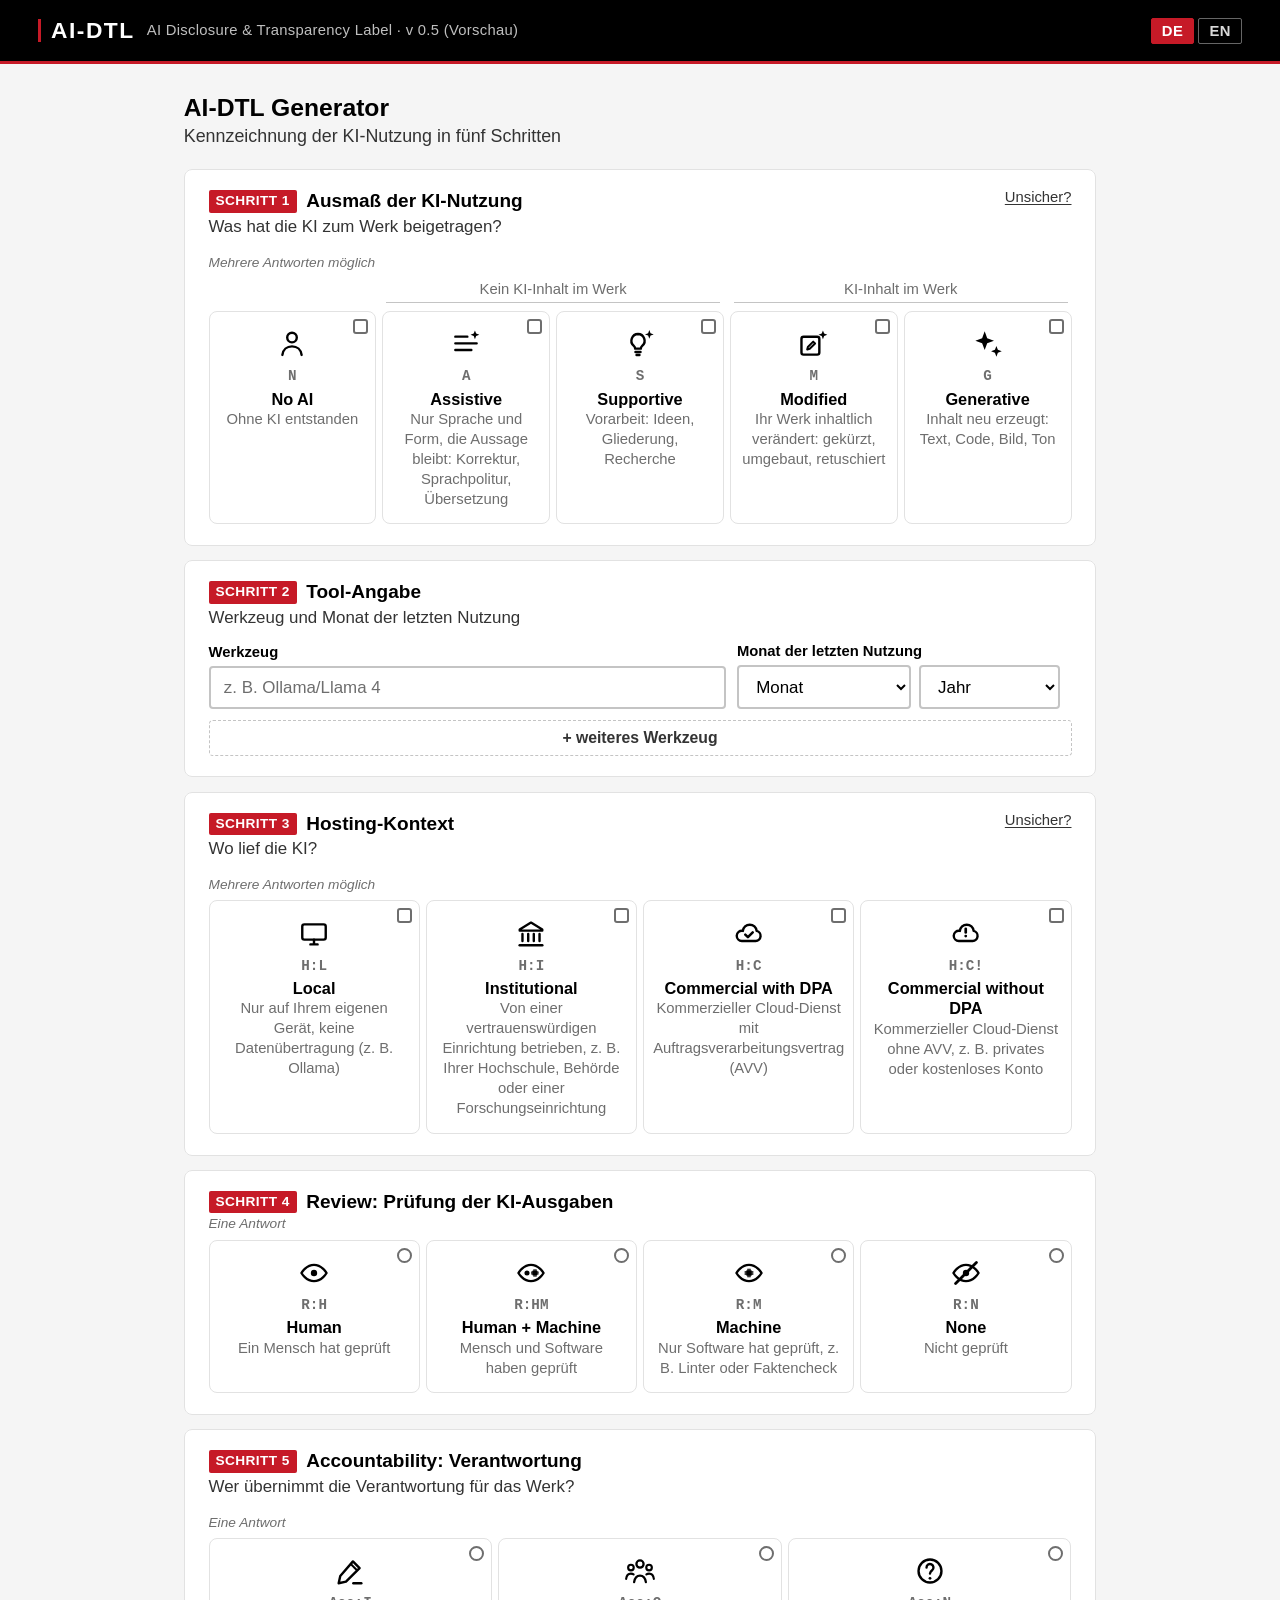
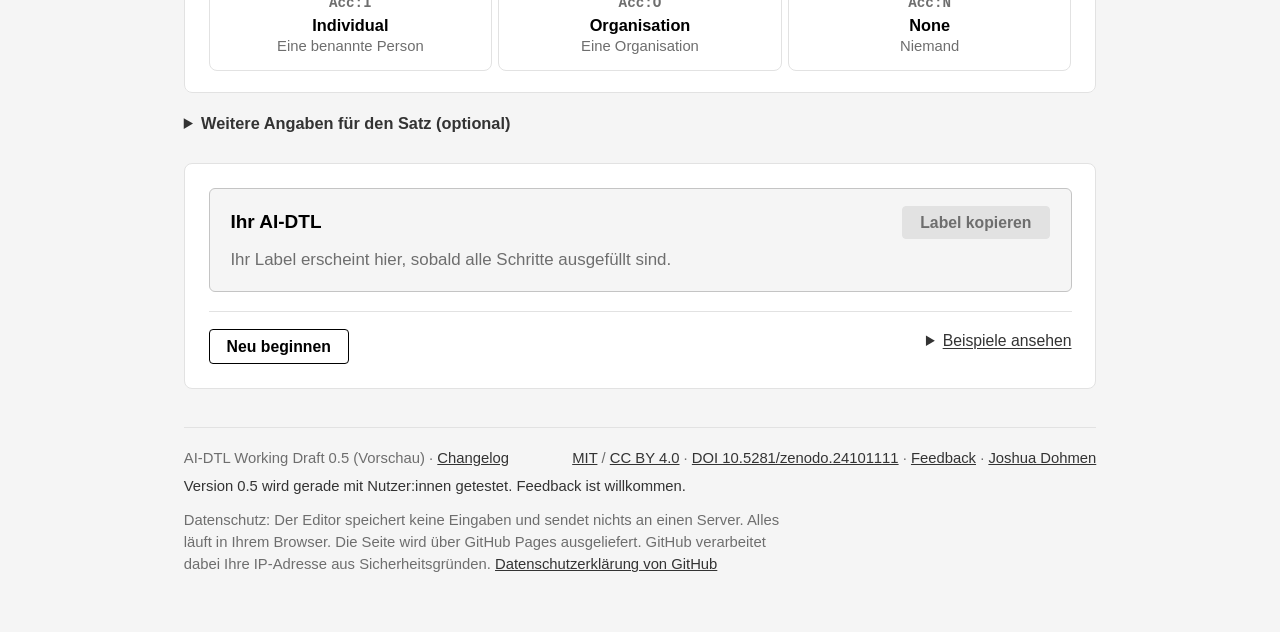
<file: index.html>
<!DOCTYPE html>
<html lang="de">
<head>
  <meta charset="UTF-8">
  <meta name="viewport" content="width=device-width, initial-scale=1.0">
  <title>AI-DTL Generator · AI Disclosure &amp; Transparency Label (Vorschau 0.5)</title>
  <link rel="stylesheet" href="css/style.css">
</head>
<body>

<a class="skip-link" href="#editor" data-t="ui.skip">Zum Editor springen</a>

<header class="site-header">
  <a class="logo-area" href="./">
    <span class="uk-mark">AI-DTL</span>
    <span class="header-sub">AI Disclosure &amp; Transparency Label · <em data-t="ui.header_version">v 0.5 (Vorschau)</em></span>
  </a>
  <div class="lang-switch" role="group" aria-label="Sprache / Language">
    <button type="button" id="btn-de" lang="de" aria-pressed="true">DE</button>
    <button type="button" id="btn-en" lang="en" aria-pressed="false">EN</button>
  </div>
</header>

<div class="study-banner" id="study-banner" hidden></div>

<main class="page" id="main">

  <div class="page-title">
    <h1 data-t="ui.title">AI-DTL Generator</h1>
    <p data-t="ui.subtitle">Kennzeichnung der KI-Nutzung in fünf Schritten</p>
  </div>

  <p class="notice" id="legacy-notice" role="status" hidden></p>

  <form id="editor" class="steps" novalidate>

    <!-- Ausmaß -->
    <fieldset class="step" id="step-stamm">
      <legend><span class="step-num"></span><span class="step-title" data-t="steps.stamm.title"></span></legend>
      <button type="button" class="unsure-link" aria-expanded="false" aria-controls="helper" data-t="ui.unsure"></button>
      <p class="step-sub" data-t="steps.stamm.sub"></p>
      <p class="select-note" data-t="ui.multi"></p>
      <div class="opts" data-dim="stamm"></div>
      <p class="cumul" id="cumul-stamm" aria-live="polite"></p>
      <div class="helper" id="helper" hidden>
        <p class="helper-intro" data-t="helper.intro"></p>
        <div class="helper-body" id="helper-body" aria-live="polite"></div>
        <p class="helper-more"><a href="label/" target="_blank" rel="noopener" data-t="helper.more"></a></p>
      </div>
      <p class="hint" id="no-ai-hint" data-t="no_ai_hint" hidden></p>
    </fieldset>

    <!-- Tool -->
    <fieldset class="step" id="step-tools">
      <legend><span class="step-num"></span><span class="step-title" data-t="steps.tools.title"></span></legend>
      <p class="step-sub" data-t="steps.tools.sub"></p>
      <div id="tools-container"></div>
      <button type="button" class="add-tool-btn" id="add-tool-btn" data-t="tools.add"></button>
      <div class="tool-hints" id="tool-hints" aria-live="polite"></div>
    </fieldset>

    <!-- Hosting -->
    <fieldset class="step" id="step-host">
      <legend><span class="step-num"></span><span class="step-title" data-t="steps.host.title"></span></legend>
      <button type="button" class="unsure-link" aria-expanded="false" aria-controls="host-helper" data-t="ui.unsure"></button>
      <p class="step-sub" data-t="steps.host.sub"></p>
      <p class="select-note" data-t="ui.multi"></p>
      <div class="opts" data-dim="host"></div>
      <p class="cumul" id="cumul-host" aria-live="polite"></p>
      <div class="helper" id="host-helper" hidden>
        <p class="helper-intro" data-t="host_helper.intro"></p>
        <div class="helper-body" id="host-helper-body" aria-live="polite"></div>
        <p class="helper-note" data-t="host_hint"></p>
        <p class="helper-note" data-t="host_relay"></p>
      </div>
    </fieldset>

    <!-- Review -->
    <fieldset class="step" id="step-review">
      <legend><span class="step-num"></span><span class="step-title" data-t="steps.review.title"></span></legend>
      <p class="select-note" data-t="ui.single"></p>
      <div class="opts" data-dim="review"></div>
      <p class="hint" id="review-hint" data-t="review_hint_as" hidden></p>
    </fieldset>

    <!-- Accountability -->
    <fieldset class="step" id="step-acc">
      <legend><span class="step-num"></span><span class="step-title" data-t="steps.acc.title"></span></legend>
      <p class="step-sub" data-t="steps.acc.sub"></p>
      <p class="select-note" data-t="ui.single"></p>
      <div class="opts" data-dim="acc"></div>
    </fieldset>

    <!-- Optional details for the sentence -->
    <details class="optional" id="optional">
      <summary data-t="ui.optional"></summary>
      <div class="optional-body">
        <div class="field" id="field-purpose">
          <label for="purpose" data-t="purpose.label"></label>
          <input type="text" id="purpose" maxlength="120" autocomplete="off">
        </div>
        <div class="field" id="field-resp">
          <label for="resp" data-t="resp.label"></label>
          <input type="text" id="resp" maxlength="120" autocomplete="off" aria-describedby="resp-help">
          <small id="resp-help" data-t="resp.help"></small>
        </div>
        <p class="optional-help" data-t="ui.optional_help"></p>
      </div>
    </details>

  </form>

  <!-- Result -->
  <section class="result" id="result" aria-labelledby="result-title">
    <div class="label-box">
      <div class="label-box-head">
        <h2 id="result-title" data-t="ui.result_title"></h2>
        <button type="button" class="copy-label" id="copy-label" data-fmt="text" data-t="ui.copy_label"></button>
      </div>
      <div class="missing" id="missing" aria-live="polite"></div>
      <div id="result-body" hidden>
        <p class="result-intro" data-t="ui.result_intro"></p>
        <p class="sentence" id="sentence"></p>
        <p class="code-text" id="code-text"></p>
      </div>
    </div>

    <div id="result-extra" hidden>
      <p class="label-page-link"><a id="label-page-link" target="_blank" rel="noopener" data-t="ui.open_label_page"></a></p>
      <div class="hints" id="hints" aria-live="polite" hidden></div>
      <div id="badge-container"></div>
      <div class="formats" id="copy-row">
        <span class="formats-label" data-t="ui.more_formats"></span>
        <button type="button" class="copy-btn" data-fmt="html"   data-t="ui.btn_html"></button>
        <button type="button" class="copy-btn" data-fmt="md"     data-t="ui.btn_md"></button>
        <button type="button" class="copy-btn" data-fmt="latex"  data-t="ui.btn_latex"></button>
        <button type="button" class="copy-btn" data-fmt="link"   data-t="ui.btn_link"></button>
        <button type="button" class="copy-btn" data-fmt="speech" data-t="ui.btn_speech"></button>
        <button type="button" class="copy-btn" data-fmt="svg"    data-t="ui.btn_svg"></button>
        <button type="button" class="copy-btn" data-fmt="png"    data-t="ui.btn_png"></button>
      </div>
    </div>
    <p class="copy-status" id="copy-status" role="status"></p>

    <p class="part-label" id="part-label" data-t="ui.part_label" hidden></p>

    <details class="art50" id="art50" hidden>
      <summary data-t="art50.title"></summary>
      <div class="art50-body">
        <p id="art50-question" data-t="art50.question"></p>
        <div class="answers" role="radiogroup" aria-labelledby="art50-question">
          <label><input type="radio" name="art50" value="yes"> <span data-t="ui.yes"></span></label>
          <label><input type="radio" name="art50" value="no"> <span data-t="ui.no"></span></label>
          <label><input type="radio" name="art50" value="unknown"> <span data-t="ui.dont_know"></span></label>
        </div>
        <div class="art50-answer" id="art50-answer" aria-live="polite"></div>
      </div>
    </details>

    <button type="button" class="study-copy" id="study-copy" data-t="ui.study_copy" hidden></button>

    <div class="result-end">
      <button type="button" class="btn-secondary" id="restart-btn" data-t="ui.restart"></button>
      <details class="examples" id="examples">
        <summary data-t="ui.examples"></summary>
        <ul class="examples-list" id="examples-list"></ul>
      </details>
    </div>
  </section>

  <footer>
    <span><span data-t="ui.footer_draft"></span> · <a href="https://ai-dtl.github.io/changelog/">Changelog</a></span>
    <span>
      <a href="https://github.com/ai-dtl/ai-dtl.github.io/blob/main/LICENSE">MIT</a> / <a href="https://creativecommons.org/licenses/by/4.0">CC BY 4.0</a> ·
      <a href="https://doi.org/10.5281/zenodo.24101111">DOI 10.5281/zenodo.24101111</a> ·
      <a href="https://github.com/ai-dtl/ai-dtl.github.io/issues">Feedback</a> ·
      <a href="mailto:jdohmen@uni-koblenz.de">Joshua Dohmen</a>
    </span>
    <span class="footer-test" data-t="ui.footer_test"></span>
    <p class="privacy"><span data-t="ui.privacy"></span> <a href="https://docs.github.com/en/site-policy/privacy-policies/github-general-privacy-statement" data-t="ui.privacy_link"></a></p>
  </footer>

</main>

<script src="js/spec.js"></script>
<script src="js/label-core.js"></script>
<script src="js/icons.js"></script>
<script src="js/services.js"></script>
<script src="js/examples.js"></script>
<script src="js/editor.js"></script>
</body>
</html>
</file>
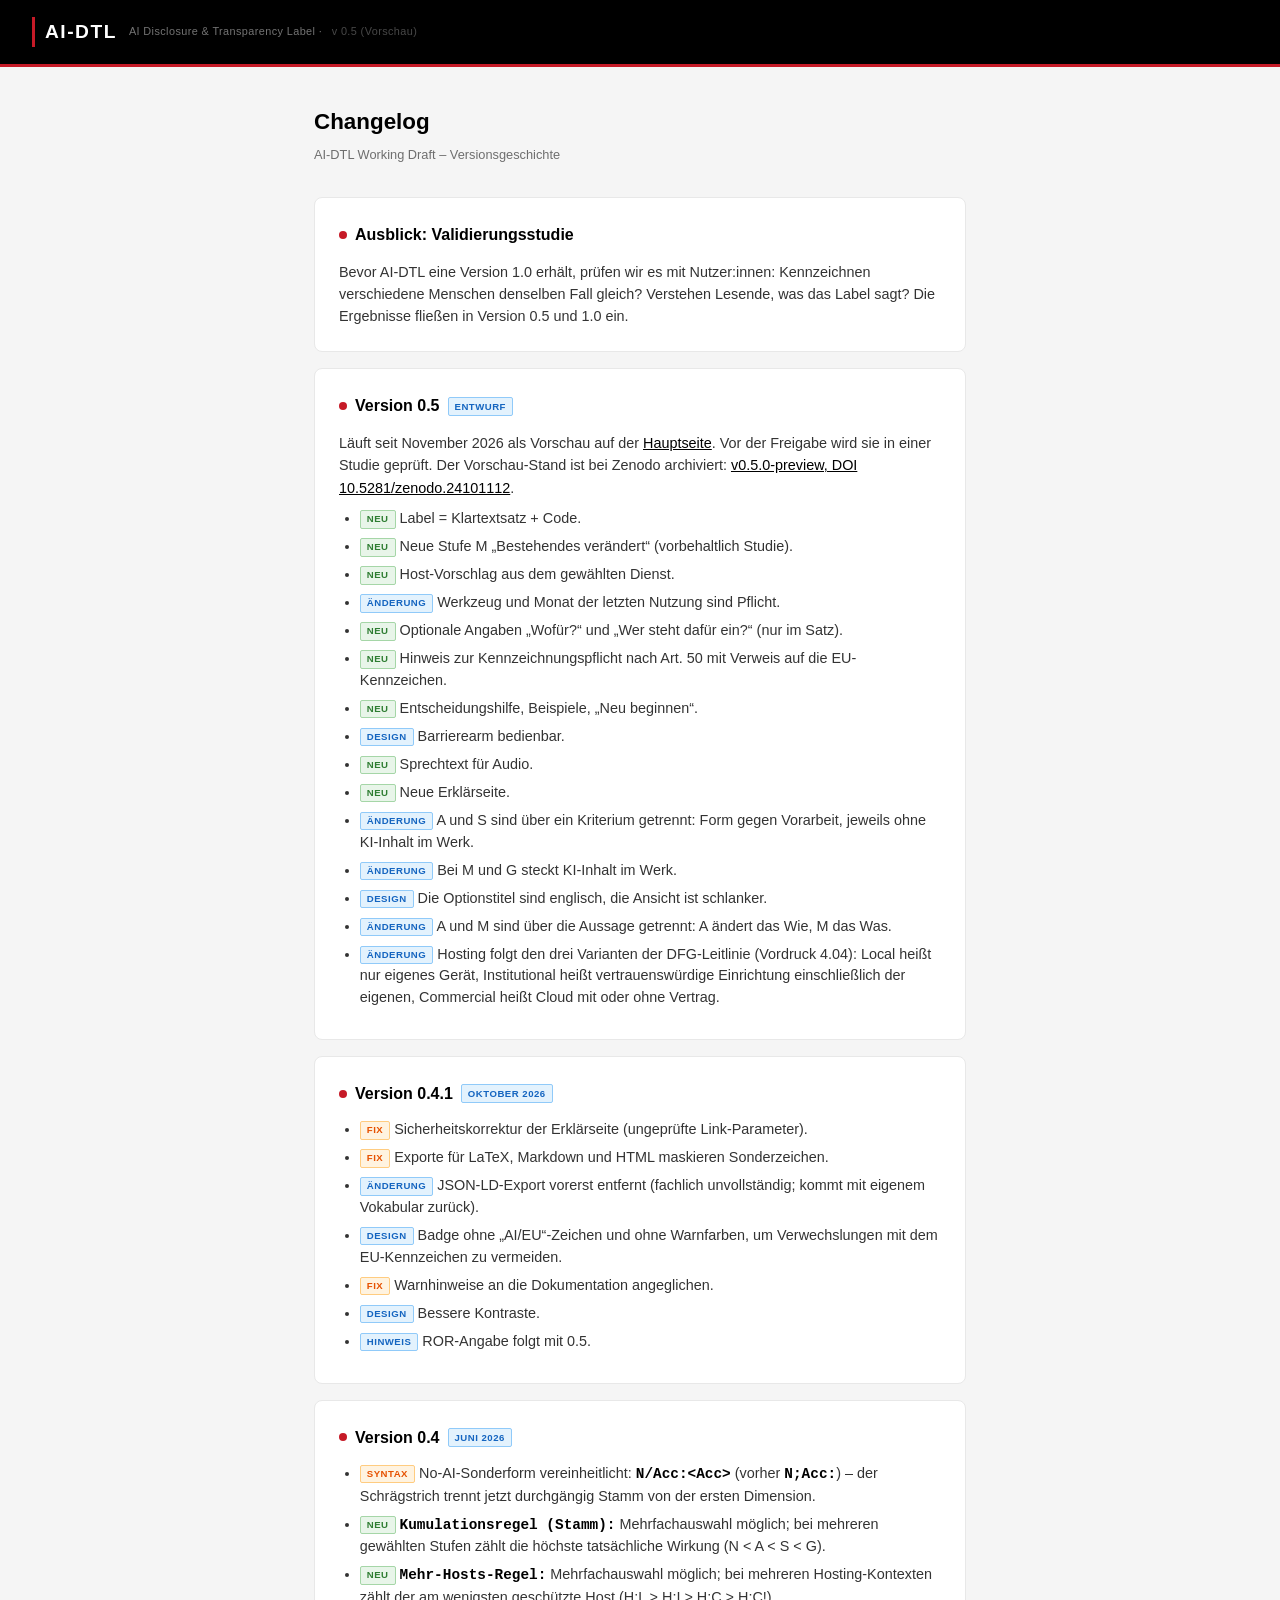
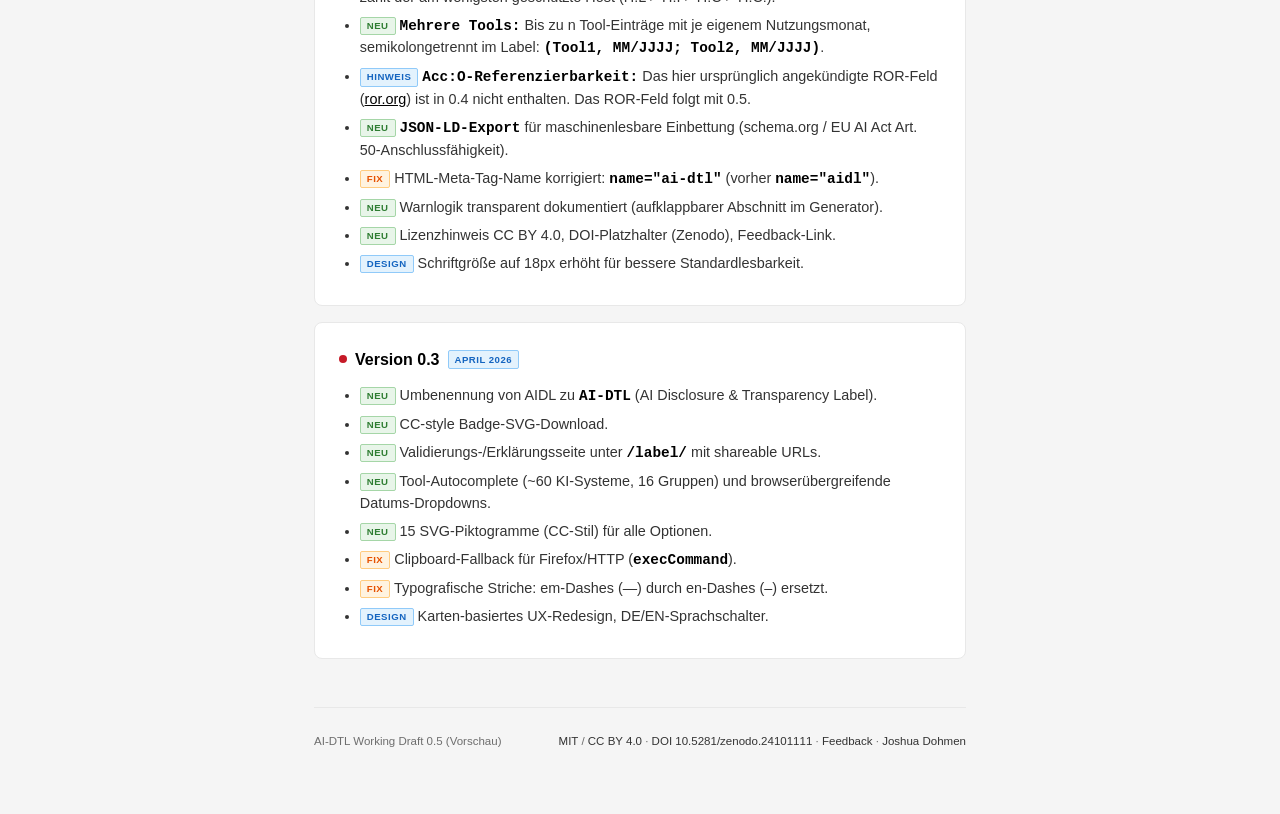
<file: changelog/index.html>
<!DOCTYPE html>
<html lang="de">
<head>
  <meta charset="UTF-8">
  <meta name="viewport" content="width=device-width, initial-scale=1.0">
  <title>AI-DTL Changelog</title>
  <style>
    :root {
      --red: #c61a27; --black: #000; --white: #fff;
      --g100: #f5f5f5; --g200: #e8e8e8; --g400: #6e6e6e; --g700: #333;
      --font: 'Open Sans', Arial, sans-serif;
    }
    *, *::before, *::after { box-sizing: border-box; margin: 0; padding: 0; }
    body { font-family: var(--font); background: var(--g100); color: var(--black); font-size: 18px; line-height: 1.6; }

    .site-header {
      background: var(--black); padding: 0 2rem; height: 64px;
      display: flex; align-items: center; justify-content: space-between;
      position: sticky; top: 0; z-index: 100;
    }
    .site-header::after {
      content: ''; display: block; position: absolute;
      top: 64px; left: 0; right: 0; height: 3px; background: var(--red);
    }
    .logo-area { display: flex; align-items: center; gap: 12px; text-decoration: none; }
    .uk-mark {
      font-family: var(--font); font-weight: 800; font-size: 1.2rem;
      color: var(--white); letter-spacing: 1.5px; border-left: 3px solid var(--red); padding-left: 10px;
    }
    .header-sub { font-size: .68rem; color: rgba(255,255,255,.45); letter-spacing: .4px; }
    .header-sub em { font-style: normal; color: rgba(255,255,255,.28); margin-left: 6px; }
    @media (max-width: 560px) { .header-sub { display: none; } }

    .page { max-width: 700px; margin: 0 auto; padding: 2.5rem 1.5rem 4rem; }

    h1 { font-size: 1.4rem; font-weight: 800; margin-bottom: .3rem; }
    .version-meta { font-size: .8rem; color: var(--g400); margin-bottom: 2rem; }

    .change-section {
      background: var(--white); border: 1px solid var(--g200); border-radius: 8px;
      padding: 1.5rem; margin-bottom: 1rem;
    }
    .change-section h2 {
      font-size: 1rem; font-weight: 700; margin-bottom: .8rem;
      display: flex; align-items: center; gap: .5rem;
    }
    .change-section h2::before {
      content: ''; display: inline-block; width: 8px; height: 8px;
      border-radius: 50%; background: var(--red); flex-shrink: 0;
    }
    .change-section ul { padding-left: 1.3rem; }
    .change-section > p { font-size: .9rem; color: var(--g700); line-height: 1.55; }
    .change-section .draft-note { margin-bottom: .6rem; }
    .change-section a { color: var(--black); }
    .change-section li { margin-bottom: .4rem; font-size: .9rem; color: var(--g700); line-height: 1.5; }
    .change-section li strong { color: var(--black); font-family: 'Courier New', monospace; }
    .tag {
      display: inline-block; font-size: .6rem; font-weight: 700; letter-spacing: .5px;
      text-transform: uppercase; background: var(--g100); border: 1px solid var(--g200);
      border-radius: 2px; padding: 1px 6px; color: var(--g400); vertical-align: middle;
    }
    .tag.new { background: #e8f5e9; border-color: #a5d6a7; color: #2e7d32; }
    .tag.fix { background: #fff3e0; border-color: #ffcc80; color: #e65100; }
    .tag.change { background: #e3f2fd; border-color: #90caf9; color: #1565c0; }

    footer {
      margin-top: 3rem; padding-top: 1.5rem; border-top: 1px solid var(--g200);
      font-size: .72rem; color: var(--g400);
      display: flex; justify-content: space-between; flex-wrap: wrap; gap: .5rem;
    }
    footer a { color: var(--g700); text-decoration: none; }
    footer a:hover { text-decoration: underline; }
  </style>
</head>
<body>

<header class="site-header">
  <a class="logo-area" href="../">
    <span class="uk-mark">AI-DTL</span>
    <span class="header-sub">AI Disclosure &amp; Transparency Label · <em>v 0.5 (Vorschau)</em></span>
  </a>
</header>

<main class="page">
  <h1>Changelog</h1>
  <p class="version-meta">AI-DTL Working Draft – Versionsgeschichte</p>

  <div class="change-section">
    <h2>Ausblick: Validierungsstudie</h2>
    <p>Bevor AI-DTL eine Version 1.0 erhält, prüfen wir es mit Nutzer:innen: Kennzeichnen verschiedene Menschen denselben Fall gleich? Verstehen Lesende, was das Label sagt? Die Ergebnisse fließen in Version 0.5 und 1.0 ein.</p>
  </div>

  <div class="change-section">
    <h2>Version 0.5 <span class="tag change">Entwurf</span></h2>
    <p class="draft-note">Läuft seit November 2026 als Vorschau auf der <a href="../">Hauptseite</a>. Vor der Freigabe wird sie in einer Studie geprüft. Der Vorschau-Stand ist bei Zenodo archiviert: <a href="https://doi.org/10.5281/zenodo.24101112">v0.5.0-preview, DOI 10.5281/zenodo.24101112</a>.</p>
    <ul>
      <li><span class="tag new">Neu</span> Label = Klartextsatz + Code.</li>
      <li><span class="tag new">Neu</span> Neue Stufe M „Bestehendes verändert“ (vorbehaltlich Studie).</li>
      <li><span class="tag new">Neu</span> Host-Vorschlag aus dem gewählten Dienst.</li>
      <li><span class="tag change">Änderung</span> Werkzeug und Monat der letzten Nutzung sind Pflicht.</li>
      <li><span class="tag new">Neu</span> Optionale Angaben „Wofür?“ und „Wer steht dafür ein?“ (nur im Satz).</li>
      <li><span class="tag new">Neu</span> Hinweis zur Kennzeichnungspflicht nach Art. 50 mit Verweis auf die EU-Kennzeichen.</li>
      <li><span class="tag new">Neu</span> Entscheidungshilfe, Beispiele, „Neu beginnen“.</li>
      <li><span class="tag change">Design</span> Barrierearm bedienbar.</li>
      <li><span class="tag new">Neu</span> Sprechtext für Audio.</li>
      <li><span class="tag new">Neu</span> Neue Erklärseite.</li>
      <li><span class="tag change">Änderung</span> A und S sind über ein Kriterium getrennt: Form gegen Vorarbeit, jeweils ohne KI-Inhalt im Werk.</li>
      <li><span class="tag change">Änderung</span> Bei M und G steckt KI-Inhalt im Werk.</li>
      <li><span class="tag change">Design</span> Die Optionstitel sind englisch, die Ansicht ist schlanker.</li>
      <li><span class="tag change">Änderung</span> A und M sind über die Aussage getrennt: A ändert das Wie, M das Was.</li>
      <li><span class="tag change">Änderung</span> Hosting folgt den drei Varianten der DFG-Leitlinie (Vordruck 4.04): Local heißt nur eigenes Gerät, Institutional heißt vertrauenswürdige Einrichtung einschließlich der eigenen, Commercial heißt Cloud mit oder ohne Vertrag.</li>
    </ul>
  </div>

  <div class="change-section">
    <h2>Version 0.4.1 <span class="tag change">Oktober 2026</span></h2>
    <ul>
      <li><span class="tag fix">Fix</span> Sicherheitskorrektur der Erklärseite (ungeprüfte Link-Parameter).</li>
      <li><span class="tag fix">Fix</span> Exporte für LaTeX, Markdown und HTML maskieren Sonderzeichen.</li>
      <li><span class="tag change">Änderung</span> JSON-LD-Export vorerst entfernt (fachlich unvollständig; kommt mit eigenem Vokabular zurück).</li>
      <li><span class="tag change">Design</span> Badge ohne „AI/EU“-Zeichen und ohne Warnfarben, um Verwechslungen mit dem EU-Kennzeichen zu vermeiden.</li>
      <li><span class="tag fix">Fix</span> Warnhinweise an die Dokumentation angeglichen.</li>
      <li><span class="tag change">Design</span> Bessere Kontraste.</li>
      <li><span class="tag change">Hinweis</span> ROR-Angabe folgt mit 0.5.</li>
    </ul>
  </div>

  <div class="change-section">
    <h2>Version 0.4 <span class="tag change">Juni 2026</span></h2>
    <ul>
      <li><span class="tag fix">Syntax</span> No-AI-Sonderform vereinheitlicht: <strong>N/Acc:&lt;Acc&gt;</strong> (vorher <strong>N;Acc:</strong>) – der Schrägstrich trennt jetzt durchgängig Stamm von der ersten Dimension.</li>
      <li><span class="tag new">Neu</span> <strong>Kumulationsregel (Stamm):</strong> Mehrfachauswahl möglich; bei mehreren gewählten Stufen zählt die höchste tatsächliche Wirkung (N &lt; A &lt; S &lt; G).</li>
      <li><span class="tag new">Neu</span> <strong>Mehr-Hosts-Regel:</strong> Mehrfachauswahl möglich; bei mehreren Hosting-Kontexten zählt der am wenigsten geschützte Host (H:L &gt; H:I &gt; H:C &gt; H:C!).</li>
      <li><span class="tag new">Neu</span> <strong>Mehrere Tools:</strong> Bis zu n Tool-Einträge mit je eigenem Nutzungsmonat, semikolongetrennt im Label: <strong>(Tool1, MM/JJJJ; Tool2, MM/JJJJ)</strong>.</li>
      <li><span class="tag change">Hinweis</span> <strong>Acc:O-Referenzierbarkeit:</strong> Das hier ursprünglich angekündigte ROR-Feld (<a href="https://ror.org" target="_blank">ror.org</a>) ist in 0.4 nicht enthalten. Das ROR-Feld folgt mit 0.5.</li>
      <li><span class="tag new">Neu</span> <strong>JSON-LD-Export</strong> für maschinenlesbare Einbettung (schema.org / EU AI Act Art. 50-Anschlussfähigkeit).</li>
      <li><span class="tag fix">Fix</span> HTML-Meta-Tag-Name korrigiert: <strong>name="ai-dtl"</strong> (vorher <strong>name="aidl"</strong>).</li>
      <li><span class="tag new">Neu</span> Warnlogik transparent dokumentiert (aufklappbarer Abschnitt im Generator).</li>
      <li><span class="tag new">Neu</span> Lizenzhinweis CC BY 4.0, DOI-Platzhalter (Zenodo), Feedback-Link.</li>
      <li><span class="tag change">Design</span> Schriftgröße auf 18px erhöht für bessere Standardlesbarkeit.</li>
    </ul>
  </div>

  <div class="change-section">
    <h2>Version 0.3 <span class="tag change">April 2026</span></h2>
    <ul>
      <li><span class="tag new">Neu</span> Umbenennung von AIDL zu <strong>AI-DTL</strong> (AI Disclosure &amp; Transparency Label).</li>
      <li><span class="tag new">Neu</span> CC-style Badge-SVG-Download.</li>
      <li><span class="tag new">Neu</span> Validierungs-/Erklärungsseite unter <strong>/label/</strong> mit shareable URLs.</li>
      <li><span class="tag new">Neu</span> Tool-Autocomplete (~60 KI-Systeme, 16 Gruppen) und browserübergreifende Datums-Dropdowns.</li>
      <li><span class="tag new">Neu</span> 15 SVG-Piktogramme (CC-Stil) für alle Optionen.</li>
      <li><span class="tag fix">Fix</span> Clipboard-Fallback für Firefox/HTTP (<strong>execCommand</strong>).</li>
      <li><span class="tag fix">Fix</span> Typografische Striche: em-Dashes (—) durch en-Dashes (–) ersetzt.</li>
      <li><span class="tag change">Design</span> Karten-basiertes UX-Redesign, DE/EN-Sprachschalter.</li>
    </ul>
  </div>

  <footer>
    <span>AI-DTL Working Draft 0.5 (Vorschau)</span>
    <span>
      <a href="https://github.com/ai-dtl/ai-dtl.github.io/blob/main/LICENSE" target="_blank">MIT</a> / <a href="https://creativecommons.org/licenses/by/4.0" target="_blank">CC BY 4.0</a> ·
      <a href="https://doi.org/10.5281/zenodo.24101111" target="_blank">DOI 10.5281/zenodo.24101111</a> ·
      <a href="https://github.com/ai-dtl/ai-dtl.github.io/issues" target="_blank">Feedback</a> ·
      <a href="mailto:jdohmen@uni-koblenz.de">Joshua Dohmen</a>
    </span>
  </footer>
</main>

</body>
</html>
</file>
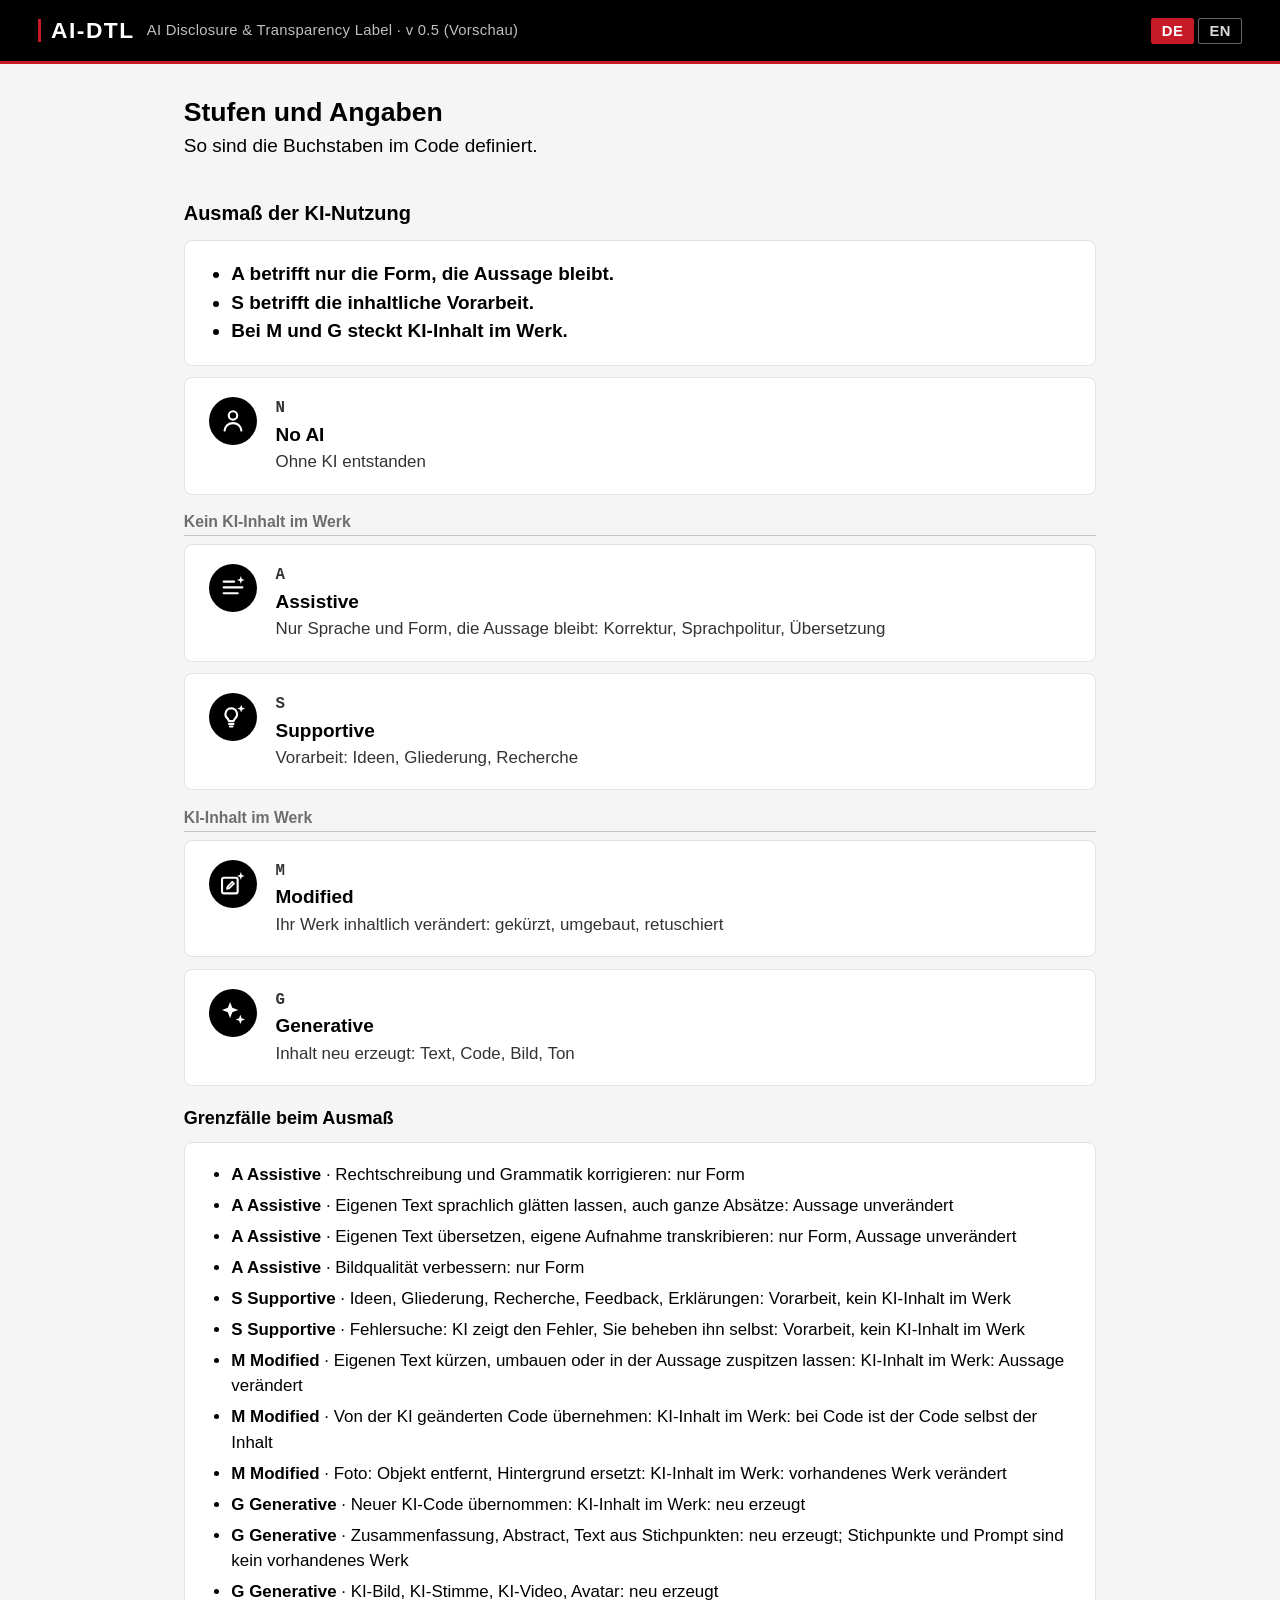
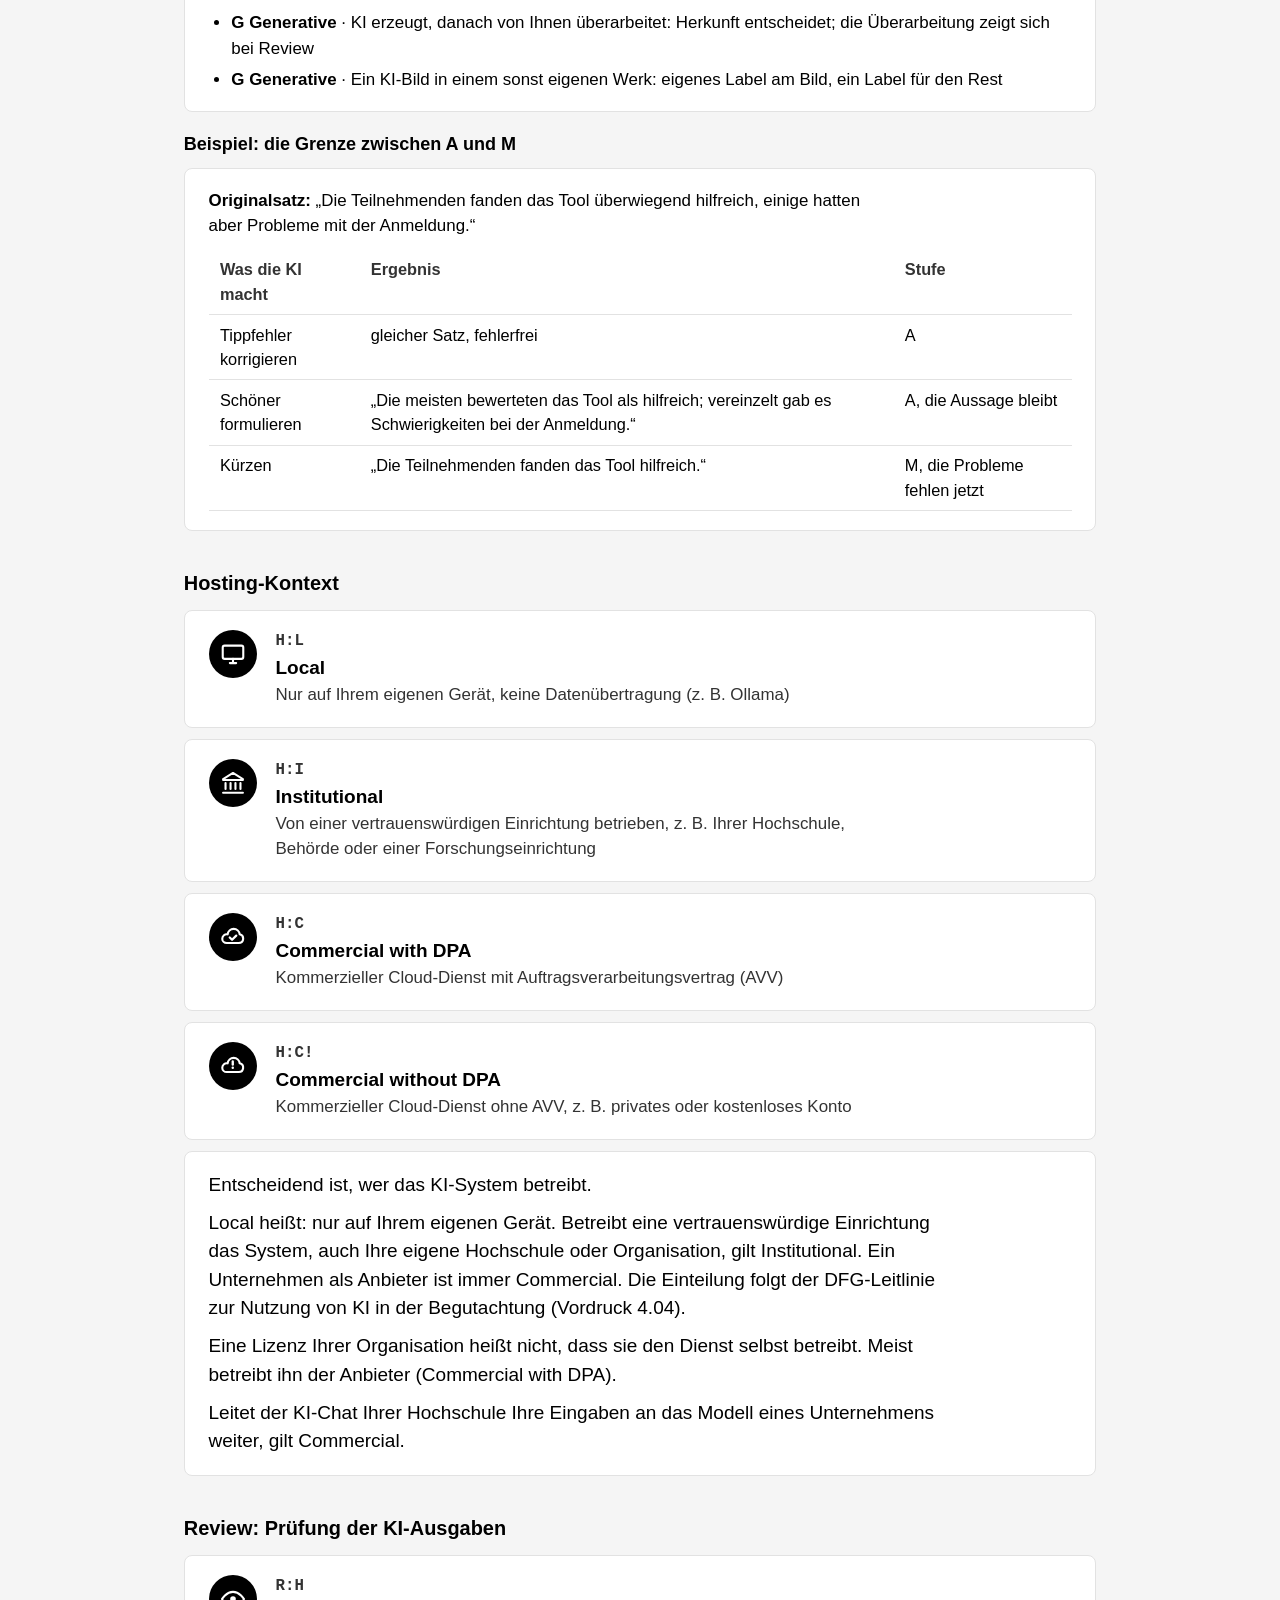
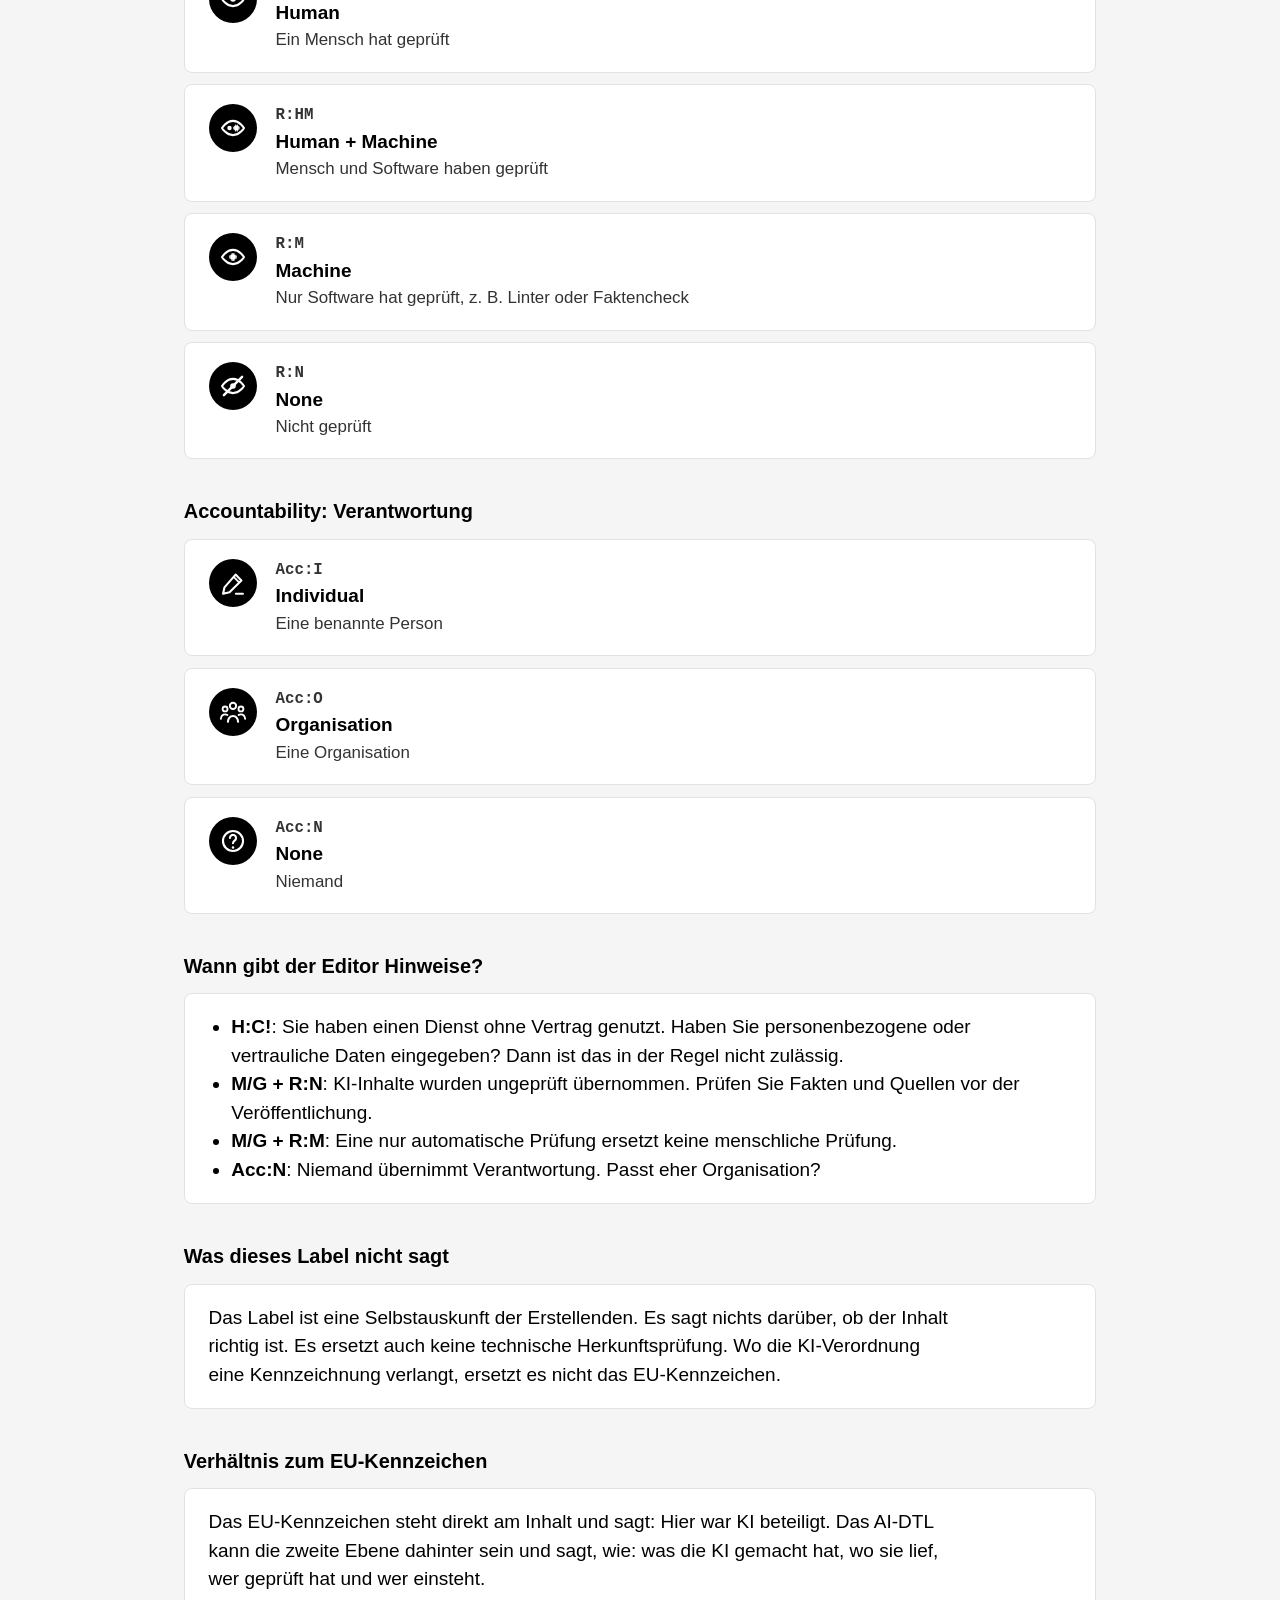
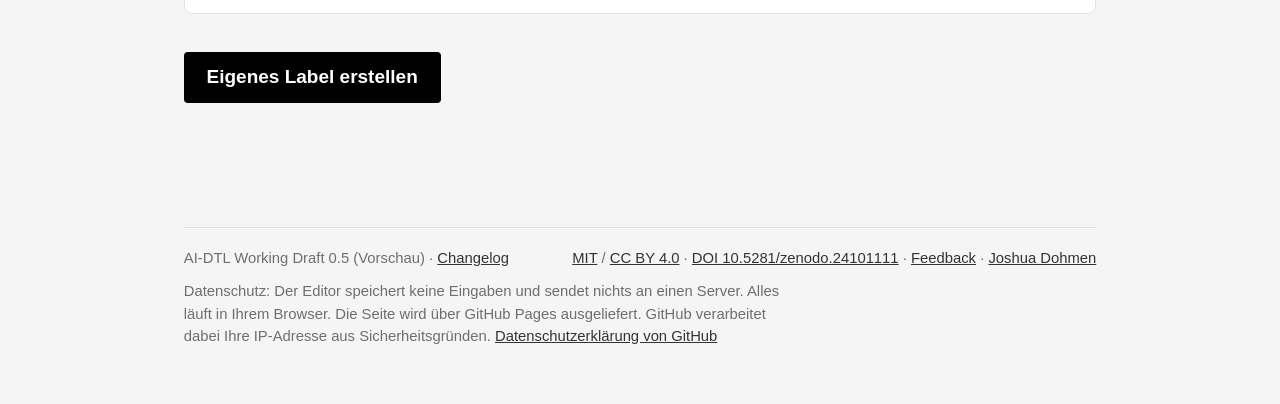
<file: label/index.html>
<!DOCTYPE html>
<html lang="de">
<head>
  <meta charset="UTF-8">
  <meta name="viewport" content="width=device-width, initial-scale=1.0">
  <title>AI-DTL Label</title>
  <link rel="stylesheet" href="../css/style.css">
  <style>
    .label-hero { margin-bottom: 1.25rem; background: var(--white); border: 1px solid var(--g200); border-radius: 8px; padding: 1.75rem 1.5rem; }
    .label-hero .sentence { font-size: 1.3rem; }
    .label-hero #badge-container { padding: 1.25rem 0 .75rem; }
    .code-box {
      font-family: var(--mono); font-size: .89rem; font-weight: 700; word-break: break-word;
      background: var(--g100); border-radius: 4px; padding: .5rem .8rem; display: inline-block;
    }
    .code-caption { font-size: .78rem; font-weight: 700; letter-spacing: .4px; text-transform: uppercase; color: var(--g400); margin-top: .9rem; }
    .section-title { font-size: 1.05rem; font-weight: 800; margin: 2rem 0 .6rem; }
    .dim-card {
      background: var(--white); border: 1px solid var(--g200); border-radius: 8px;
      padding: 1rem 1.25rem; margin-bottom: .6rem; display: flex; gap: 1rem; align-items: flex-start;
    }
    .dim-icon {
      width: 48px; height: 48px; border-radius: 50%; flex-shrink: 0; background: var(--black);
      display: flex; align-items: center; justify-content: center;
    }
    .dim-icon svg { width: 28px; height: 28px; }
    .dim-code { font-family: var(--mono); font-size: .83rem; font-weight: 700; color: var(--g700); }
    .dim-title { font-weight: 700; }
    .dim-desc { font-size: .89rem; color: var(--g700); max-width: 65ch; }
    .info-card { background: var(--white); border: 1px solid var(--g200); border-radius: 8px; padding: 1rem 1.25rem; }
    .info-card p { max-width: 70ch; }
    .info-card ul { padding-left: 1.2rem; }
    .info-card p + p { margin-top: .5rem; }
    .overview-title { font-size: 1.4rem; font-weight: 800; }
    .cases-title { font-size: .95rem; font-weight: 700; margin: 1rem 0 .5rem; }
    .group-title { font-size: .83rem; font-weight: 600; color: var(--g400); margin: .8rem 0 .4rem; border-bottom: 1px solid var(--g300); padding-bottom: 2px; }
    .principles { margin-bottom: .6rem; }
    .am-original { font-size: .89rem; margin-bottom: .6rem; }
    .table-wrap { overflow-x: auto; }
    .am-table { border-collapse: collapse; width: 100%; font-size: .86rem; }
    .am-table th, .am-table td { text-align: left; vertical-align: top; padding: .4rem .6rem; border-bottom: 1px solid var(--g200); }
    .am-table th { font-weight: 700; color: var(--g700); }
    .principles li { font-weight: 600; }
    .cases li { font-size: .89rem; }
    .cases li + li { margin-top: .3rem; }
    .cta { margin-top: 2rem; }
    .cta a { display: inline-block; background: var(--black); color: var(--white); text-decoration: none; font-weight: 700; padding: .6rem 1.2rem; border-radius: 4px; }
    .cta a:hover { background: var(--g700); }
    .error { background: var(--white); border: 1px solid var(--g200); border-radius: 8px; padding: 2rem 1.5rem; }
    .error h1 { font-size: 1.3rem; margin-bottom: .4rem; }
    @media (max-width: 620px) { .dim-card { flex-direction: column; } }
  </style>
</head>
<body>

<header class="site-header">
  <a class="logo-area" href="../">
    <span class="uk-mark">AI-DTL</span>
    <span class="header-sub">AI Disclosure &amp; Transparency Label · <em id="header-version">v 0.5 (Vorschau)</em></span>
  </a>
  <div class="lang-switch" role="group" aria-label="Sprache / Language">
    <button type="button" id="btn-de" lang="de" aria-pressed="true">DE</button>
    <button type="button" id="btn-en" lang="en" aria-pressed="false">EN</button>
  </div>
</header>

<main class="page" id="content"></main>

<div class="page">
  <footer>
    <span><span id="footer-draft">AI-DTL Working Draft 0.5 (Vorschau)</span> · <a href="https://ai-dtl.github.io/changelog/">Changelog</a></span>
    <span>
      <a href="https://github.com/ai-dtl/ai-dtl.github.io/blob/main/LICENSE">MIT</a> / <a href="https://creativecommons.org/licenses/by/4.0">CC BY 4.0</a> · <a href="https://doi.org/10.5281/zenodo.24101111">DOI 10.5281/zenodo.24101111</a> ·
      <a href="https://github.com/ai-dtl/ai-dtl.github.io/issues">Feedback</a> ·
      <a href="mailto:jdohmen@uni-koblenz.de">Joshua Dohmen</a>
    </span>
    <p class="privacy"><span id="privacy-text"></span> <a id="privacy-link" href="https://docs.github.com/en/site-policy/privacy-policies/github-general-privacy-statement"></a></p>
  </footer>
</div>

<script src="../js/spec.js"></script>
<script src="../js/label-core.js"></script>
<script src="../js/icons.js"></script>
<script>
// Explanation page (Phase 5). Version from "v"; without "v" a link is 0.4.
// Everything from the URL is set as text; codes come only from the positive list in spec.js.
(function () {
'use strict';
let lang = 'de';

function el(tag, props, ...children) {
  const node = document.createElement(tag);
  Object.assign(node, props || {});
  children.forEach(c => { if (c != null) node.append(c); });
  return node;
}
const fillT = (tpl, vars) => tpl.replace(/\{(\w+)\}/g, (m, k) => (k in vars ? vars[k] : m));

function dimCard(code, title, desc) {
  const icon = el('div', { className: 'dim-icon' });
  icon.setAttribute('aria-hidden', 'true');
  // ICONS is a fixed table and code is from the positive list
  icon.innerHTML = `<svg viewBox="0 0 24 24" width="28" height="28">${ICONS[code].replace(/currentColor/g, '#ffffff')}</svg>`;
  return el('div', { className: 'dim-card' }, icon,
    el('div', {}, el('div', { className: 'dim-code' }, code), el('div', { className: 'dim-title' }, title), el('div', { className: 'dim-desc' }, desc)));
}

// Sentence with ORCID / ROR links inside the "Accountable" part
function sentenceNodes(t, sentence, rp) {
  if (!rp) return [sentence];
  const at = sentence.indexOf(fillT(t.sentence.resp, { rp }));
  if (at < 0) return [sentence];
  const rpAt = at + t.sentence.resp.indexOf('{rp}');
  const parts = LabelCore.idSegments(rp).map(seg => (seg.type === 'text'
    ? seg.text : el('a', { href: seg.url, target: '_blank', rel: 'noopener' }, seg.text)));
  return [sentence.slice(0, rpAt), ...parts, sentence.slice(rpAt + rp.length)];
}

// Without parameters: overview of all levels, borderline cases and the hosting rule
function renderOverview(t, root, cta) {
  document.title = 'AI-DTL · ' + t.page.overview_title;
  const spec = SPEC['0.5'];
  const nodes = [
    el('h1', { className: 'overview-title' }, t.page.overview_title),
    el('p', { className: 'page-sub' }, t.page.overview_sub),
  ];
  ['stamm', 'host', 'review', 'acc'].forEach(dim => {
    nodes.push(el('h2', { className: 'section-title' }, t.steps[dim].title));
    if (dim === 'stamm') {
      // the three guiding sentences, then the cards in their groups
      nodes.push(el('div', { className: 'info-card principles' }, el('ul', {}, ...t.page.principles.map(p => el('li', {}, p)))));
      spec.order.stamm.forEach(c => {
        const group = Object.keys(spec.groups.stamm).find(g => spec.groups.stamm[g][0] === c);
        if (group) nodes.push(el('h3', { className: 'group-title' }, group === 'none' ? t.ui.group_none : t.ui.group_ai));
        nodes.push(dimCard(c, t.opt[c].lbl, t.opt[c].dsc));
      });
      nodes.push(el('h3', { className: 'cases-title' }, t.page.cases_title));
      nodes.push(el('div', { className: 'info-card' }, el('ul', { className: 'cases' },
        ...t.page.cases.map(([situation, code, reason]) =>
          el('li', {}, el('strong', {}, `${code} ${t.opt[code].lbl}`), ` · ${situation}: ${reason}`)))));
      // small example for the line between A (how) and M (what)
      const ex = t.page.am_example;
      nodes.push(el('h3', { className: 'cases-title' }, ex.title));
      nodes.push(el('div', { className: 'info-card' },
        el('p', { className: 'am-original' }, el('strong', {}, ex.original_label),
          lang === 'en' ? ` “${ex.original}”` : ` „${ex.original}“`),
        el('div', { className: 'table-wrap' }, el('table', { className: 'am-table' },
          el('thead', {}, el('tr', {}, ...ex.head.map(h => el('th', { scope: 'col' }, h)))),
          el('tbody', {}, ...ex.rows.map(row => el('tr', {}, ...row.map(cell => el('td', {}, cell)))))))));
      return;
    }
    spec.order[dim].forEach(c => nodes.push(dimCard(c, t.opt[c].lbl, t.opt[c].dsc)));
    if (dim === 'host') {
      nodes.push(el('div', { className: 'info-card' },
        el('p', {}, t.host_helper.intro), el('p', {}, t.host_rule), el('p', {}, t.host_hint), el('p', {}, t.host_relay)));
    }
  });
  // moved here from the editor: generated from the same rules as the hints
  nodes.push(el('h2', { className: 'section-title' }, t.ui.when_title));
  nodes.push(el('div', { className: 'info-card' }, el('ul', {},
    ...spec.warnings.map(r => el('li', {}, el('strong', {}, r.trigger), `: ${t.warn[r.id]}`)))));
  nodes.push(el('h2', { className: 'section-title' }, t.page.not_says_title));
  nodes.push(el('div', { className: 'info-card' }, el('p', {}, t.page.not_says)));
  nodes.push(el('h2', { className: 'section-title' }, t.page.eu_title));
  nodes.push(el('div', { className: 'info-card' }, el('p', {}, t.page.eu)));
  nodes.push(cta);
  root.replaceChildren(...nodes);
}

function render() {
  const t05 = SPEC['0.5'].i18n[lang];
  const root = document.getElementById('content');
  document.documentElement.lang = lang;
  document.getElementById('header-version').textContent = t05.ui.header_version;
  document.getElementById('footer-draft').textContent = t05.ui.footer_draft;
  document.getElementById('privacy-text').textContent = t05.ui.privacy;
  document.getElementById('privacy-link').textContent = t05.ui.privacy_link;
  document.getElementById('btn-de').setAttribute('aria-pressed', String(lang === 'de'));
  document.getElementById('btn-en').setAttribute('aria-pressed', String(lang === 'en'));

  const params = new URLSearchParams(window.location.search);
  const cta = el('div', { className: 'cta' }, el('a', { href: '../' }, t05.page.create_own));

  if (!params.has('s')) {
    renderOverview(t05, root, cta);
    return;
  }
  const r = LabelCore.fromParams(params);

  if (!r) {
    // never echo the input
    root.replaceChildren(el('div', { className: 'error' }, el('h1', {}, t05.page.invalid), el('p', {}, t05.page.invalid_sub)), cta);
    document.title = 'AI-DTL · ' + t05.page.invalid;
    return;
  }

  const s = r.state;
  const isN = s.stamm === 'N';
  const dims = isN ? [s.stamm, s.acc] : [s.stamm, s.host, s.review, s.acc];
  const nodes = [];

  if (r.v === '0.4') {
    // Old label: frozen 0.4 definitions, code assembled for display (dates may be missing)
    const t04 = SPEC['0.4'].i18n[lang];
    const toolPart = s.tools.length ? ` (${s.tools.map(x => x.name + (x.date ? `, ${x.date}` : '')).join('; ')})` : '';
    const code = isN ? `AI-DTL 0.4: N/${s.acc}` : `AI-DTL 0.4: ${s.stamm}/${s.host};${s.review};${s.acc}${toolPart}`;
    document.title = 'AI-DTL · ' + code;
    const badge = el('div', { id: 'badge-container' });
    badge.innerHTML = buildBadgeSVG(s, { version: '0.4', title: code });
    nodes.push(el('section', { className: 'label-hero' },
      el('p', { className: 'notice' }, t05.page.legacy04),
      el('p', { className: 'page-sub' }, t04.page.page_sub),
      badge,
      el('p', { className: 'code-box' }, code)));
    if (r.legacyNAccN) nodes.push(el('p', { className: 'notice' }, t04.page.legacy_n_accn));
    dims.forEach(c => nodes.push(dimCard(c, t04.dims[c].title, t04.dims[c].desc)));
    if (s.tools.length) {
      nodes.push(el('h2', { className: 'section-title' }, t05.page.tools));
      nodes.push(el('div', { className: 'info-card' }, el('ul', {}, ...s.tools.map(x => el('li', {}, x.name + (x.date ? ` (${x.date})` : ''))))));
    }
  } else {
    const code = LabelCore.buildCode(s, r.v);
    const sentence = LabelCore.buildSentence(s, lang, 'text', r.v);
    document.title = 'AI-DTL · ' + code;
    const badge = el('div', { id: 'badge-container' });
    badge.innerHTML = buildBadgeSVG(s, { version: r.v, words: t05.badge, title: code, desc: sentence, url: window.location.href });
    nodes.push(el('section', { className: 'label-hero' },
      el('p', { className: 'sentence' }, ...sentenceNodes(t05, sentence, s.rp)),
      badge,
      el('p', { className: 'code-caption' }, t05.page.code),
      el('p', { className: 'code-box' }, code)));
    dims.forEach(c => nodes.push(dimCard(c, t05.opt[c].lbl, t05.opt[c].dsc)));
    if (s.tools.length) {
      nodes.push(el('h2', { className: 'section-title' }, t05.page.tools));
      nodes.push(el('div', { className: 'info-card' }, el('ul', {}, ...s.tools.map(x => el('li', {}, `${x.name} (${x.date})`)))));
    }
  }

  nodes.push(el('h2', { className: 'section-title' }, t05.page.not_says_title));
  nodes.push(el('div', { className: 'info-card' }, el('p', {}, t05.page.not_says)));
  nodes.push(el('h2', { className: 'section-title' }, t05.page.eu_title));
  nodes.push(el('div', { className: 'info-card' }, el('p', {}, t05.page.eu)));
  nodes.push(cta);
  root.replaceChildren(...nodes);
}

document.getElementById('btn-de').addEventListener('click', () => { lang = 'de'; render(); });
document.getElementById('btn-en').addEventListener('click', () => { lang = 'en'; render(); });
render();
})();
</script>
</body>
</html>
</file>
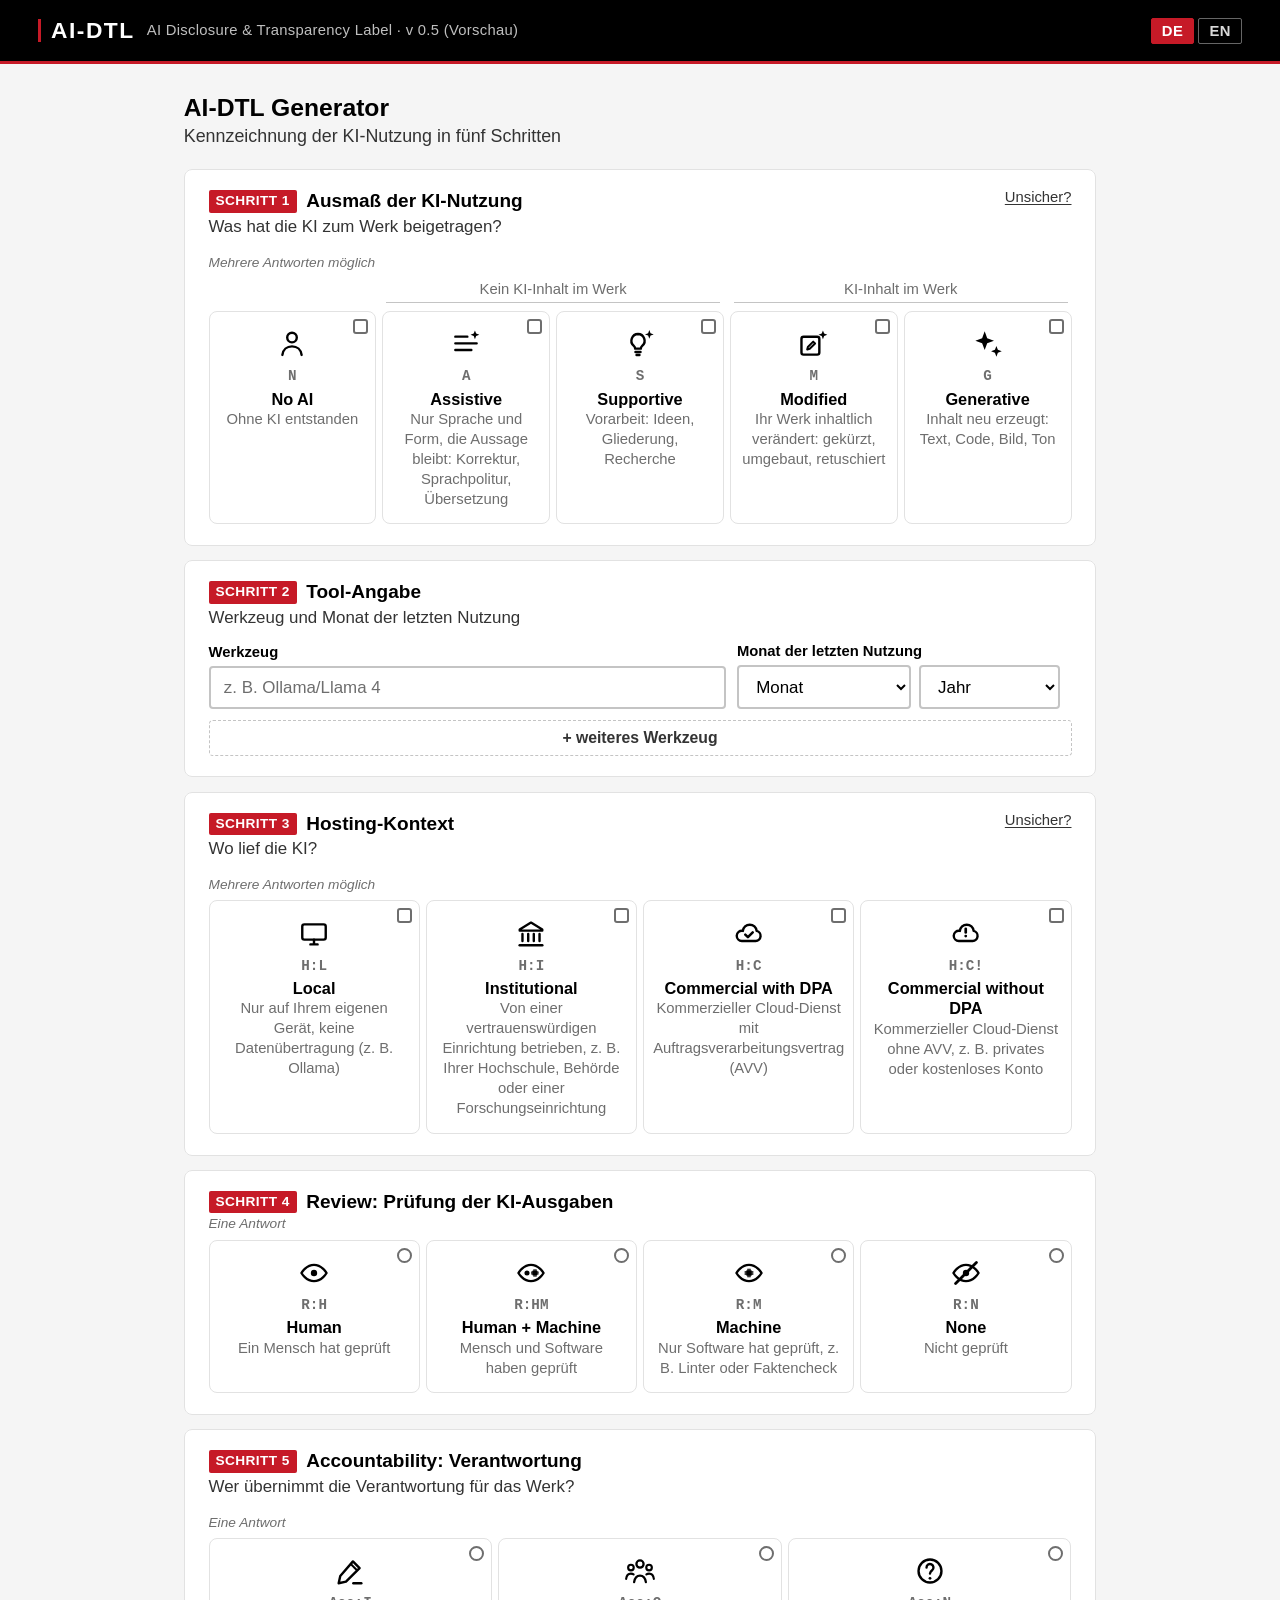
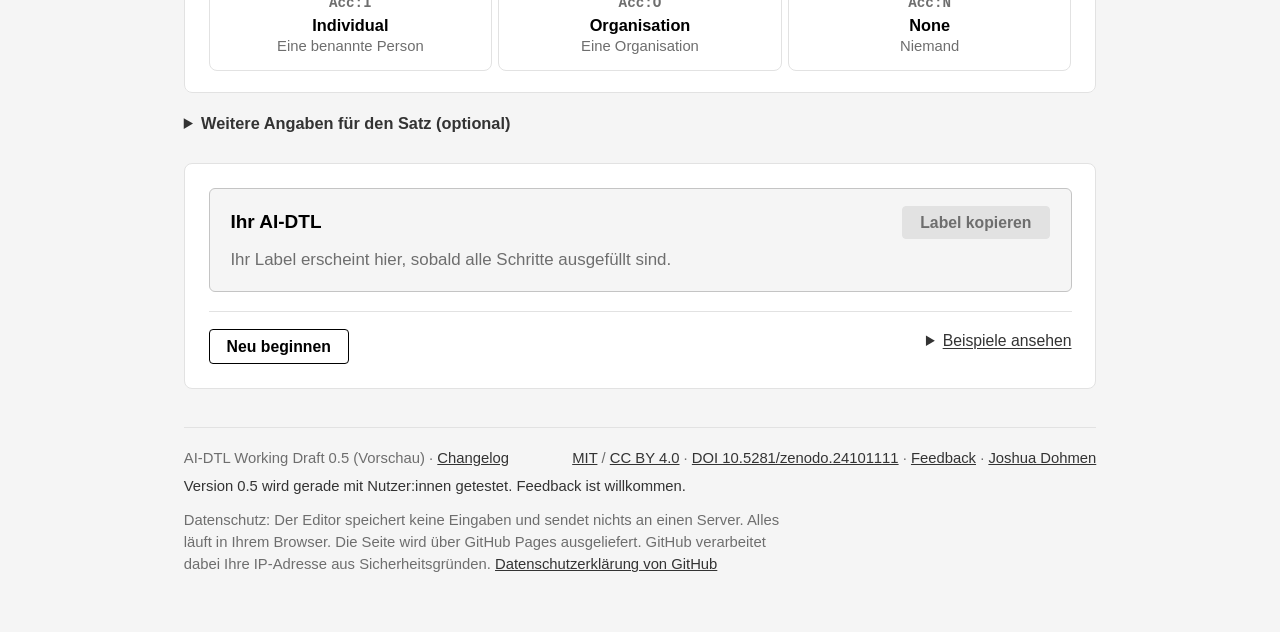
<file: rc/index.html>
<!DOCTYPE html>
<html lang="de">
<head>
  <meta charset="UTF-8">
  <meta name="viewport" content="width=device-width, initial-scale=1.0">
  <meta name="robots" content="noindex">
  <title>AI-DTL Generator</title>
  <link rel="canonical" href="https://ai-dtl.github.io/">
  <!-- The 0.5 preview moved from rc/ to the main page. Parameters such as
       ?modus=studie&fall=V07 or an existing label are passed on. -->
  <script>location.replace('../' + location.search + location.hash);</script>
  <noscript><meta http-equiv="refresh" content="0; url=../"></noscript>
</head>
<body>
  <p>Der AI-DTL Generator ist umgezogen: <a href="../">ai-dtl.github.io</a></p>
  <p lang="en">The AI-DTL Generator has moved: <a href="../">ai-dtl.github.io</a></p>
</body>
</html>
</file>
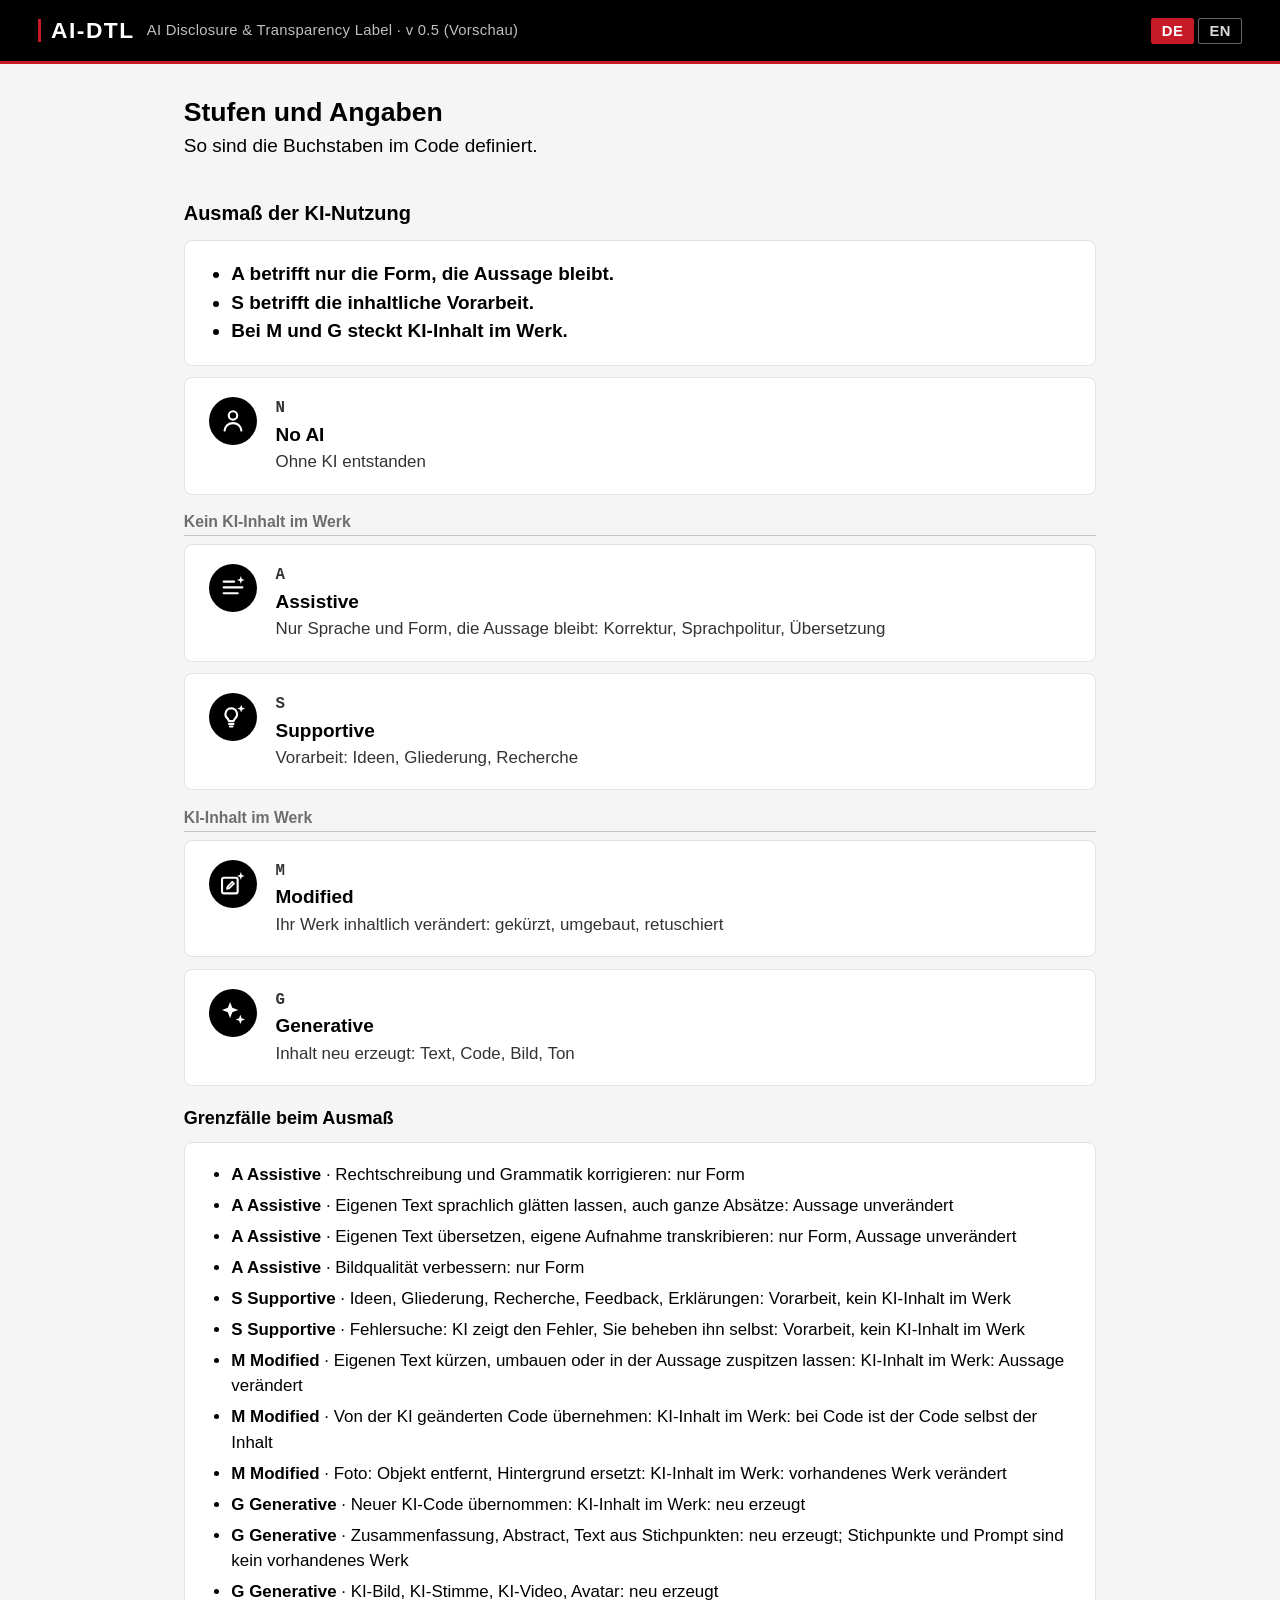
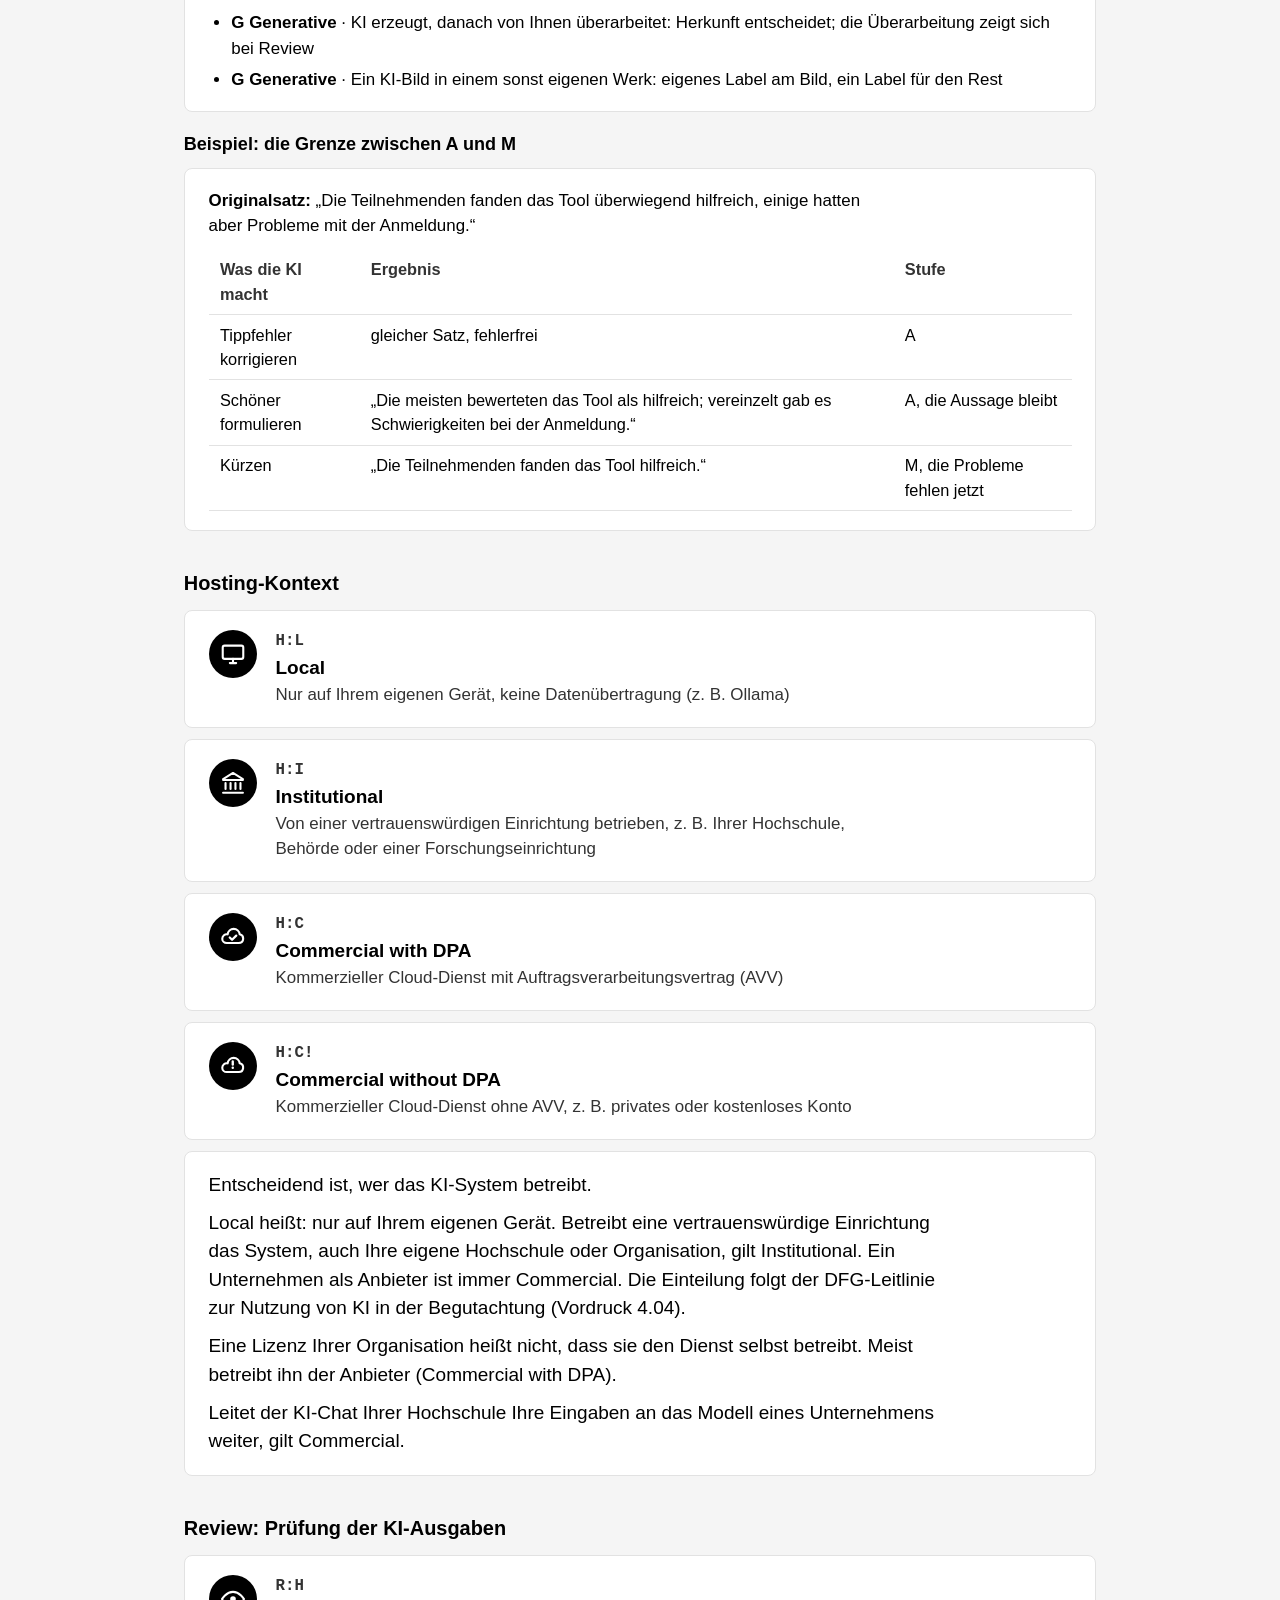
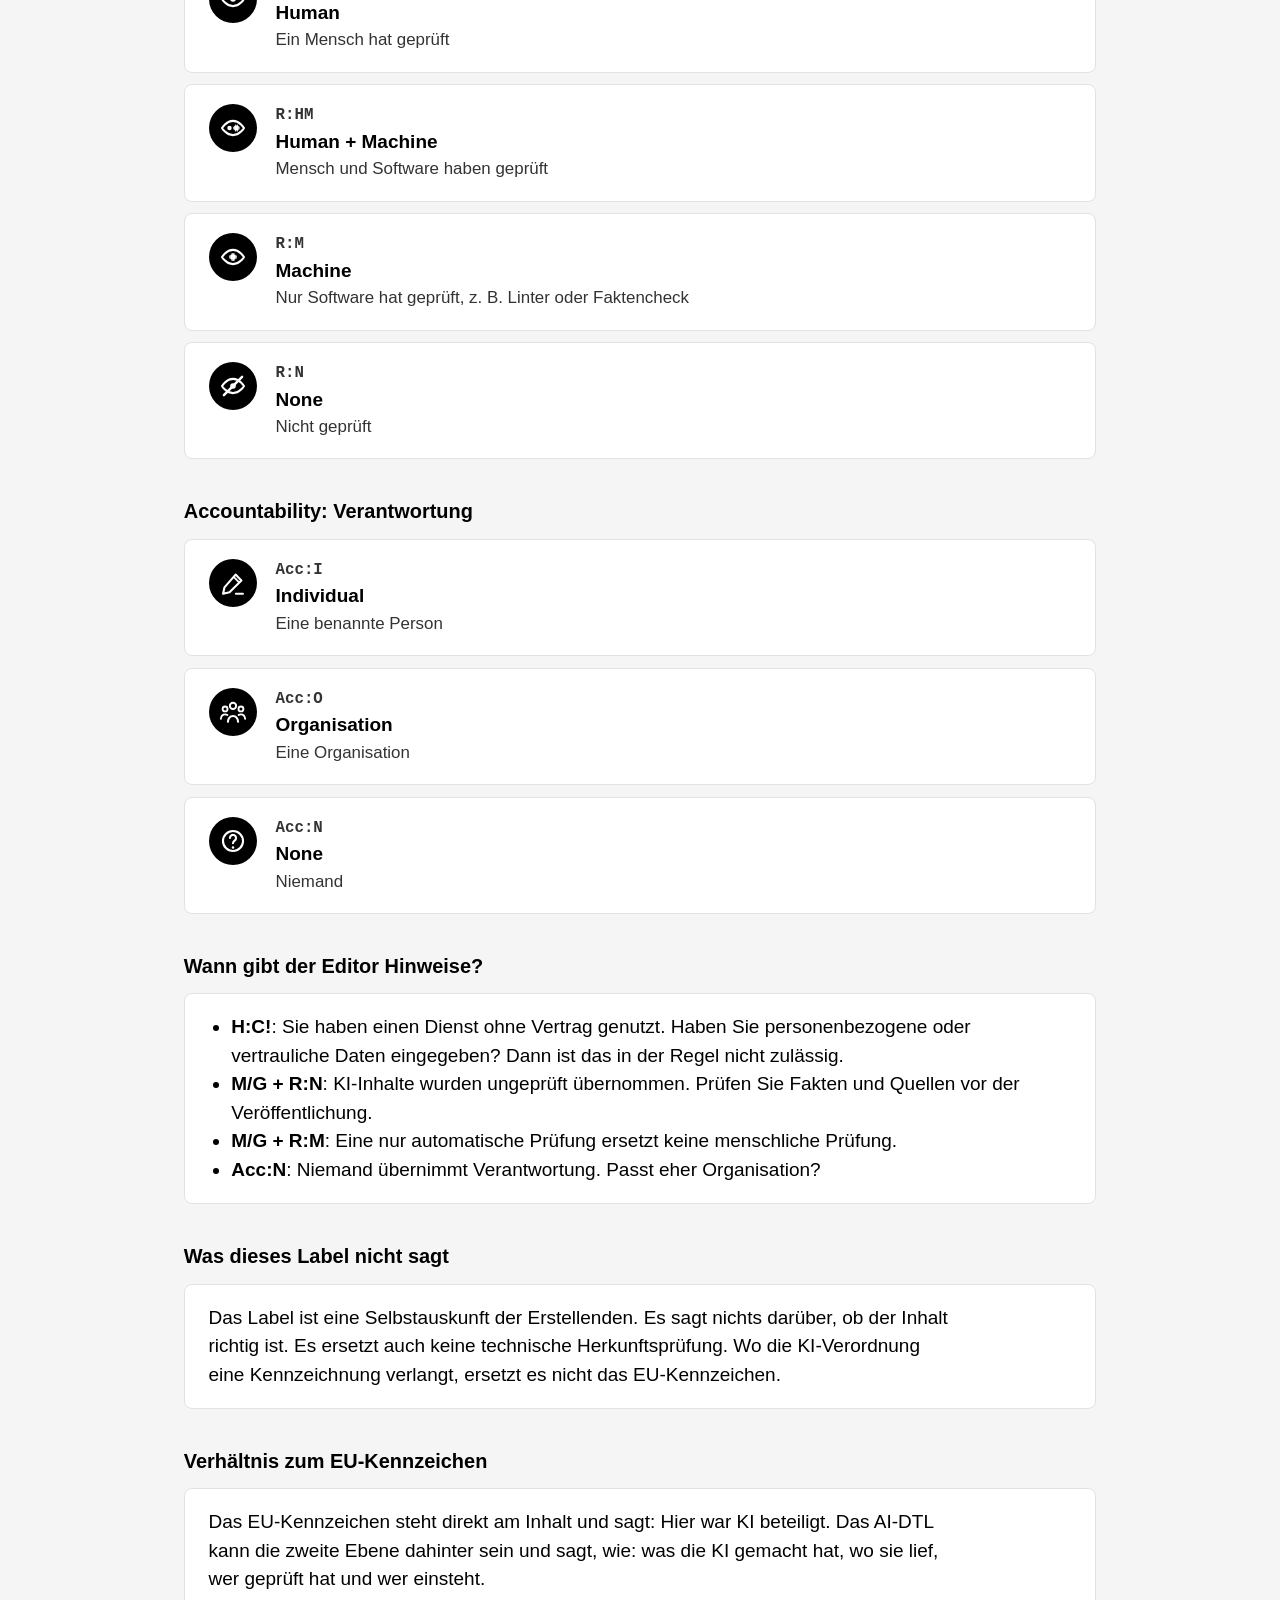
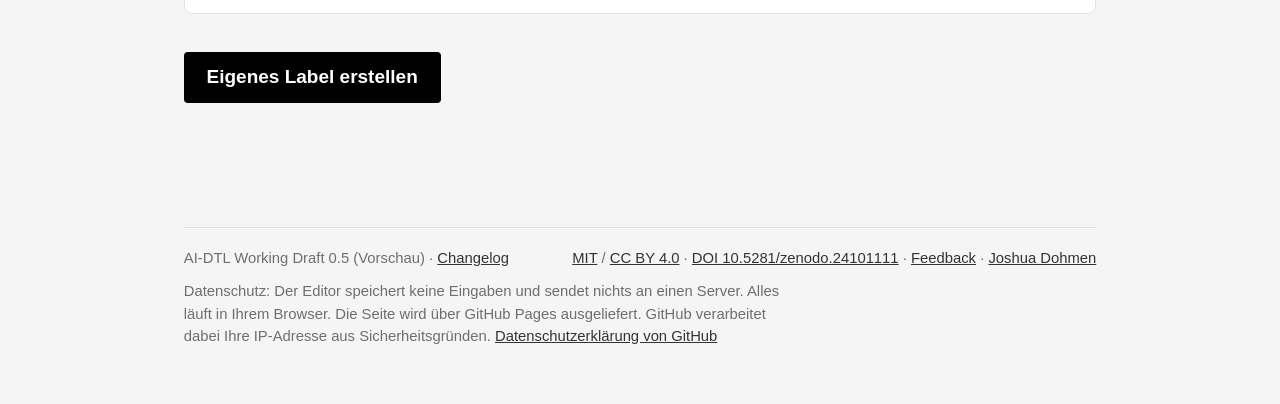
<file: rc/label/index.html>
<!DOCTYPE html>
<html lang="de">
<head>
  <meta charset="UTF-8">
  <meta name="viewport" content="width=device-width, initial-scale=1.0">
  <meta name="robots" content="noindex">
  <title>AI-DTL Label</title>
  <link rel="canonical" href="https://ai-dtl.github.io/label/">
  <!-- Label links created with the 0.5 preview pointed to rc/label/; they are
       passed on unchanged to the label page on the main site. -->
  <script>location.replace('../../label/' + location.search + location.hash);</script>
  <noscript><meta http-equiv="refresh" content="0; url=../../label/"></noscript>
</head>
<body>
  <p>Die Label-Seite ist umgezogen: <a href="../../label/">ai-dtl.github.io/label</a></p>
  <p lang="en">The label page has moved: <a href="../../label/">ai-dtl.github.io/label</a></p>
</body>
</html>
</file>
<file: css/style.css>
/* ── AI-DTL 0.5 (release candidate) ──────────────────────────────────────────
   The look of 0.4 (black header with red rule, white step cards, compact option
   cards), the functions of 0.5 on native form controls.
   1rem = 19px; running text ≥ 16px.
   No web fonts are loaded (no third-party requests): Open Sans if installed, else Arial. */

:root {
  --red:    #c61a27;
  --black:  #000000;
  --white:  #ffffff;
  --g100:   #f5f5f5;
  --g150:   #efefef;
  --g200:   #e2e2e2;
  --g300:   #c4c4c4;
  --g400:   #6e6e6e;   /* small grey text: 4.68:1 on --g100, 5.1:1 on white */
  --g700:   #333333;
  --note-bg: #f7f3e8;
  --note-border: #d9c88f;
  --font: 'Open Sans', Arial, Helvetica, sans-serif;
  --mono: 'Courier New', Courier, monospace;
  --max: 960px;
  --focus: 3px solid var(--red);
}

html { font-size: 118.75%; }
*, *::before, *::after { box-sizing: border-box; margin: 0; padding: 0; }

body {
  font-family: var(--font);
  background: var(--g100);
  color: var(--black);
  font-size: 1rem;
  line-height: 1.5;
}

:focus-visible { outline: var(--focus); outline-offset: 2px; }
[hidden] { display: none !important; }
a { color: inherit; }

.skip-link {
  position: absolute; left: 1rem; top: -100px; z-index: 200;
  background: var(--white); color: var(--black); padding: .5rem 1rem; border-radius: 4px;
  font-weight: 700; text-decoration: none;
}
.skip-link:focus { top: .6rem; }

/* ── Header (as in 0.4) ──────────────────────────────────────────────────── */
.site-header {
  background: var(--black);
  padding: 0 2rem;
  height: 64px;
  display: flex; align-items: center; justify-content: space-between; gap: 1rem;
  position: sticky; top: 0; z-index: 100;
  border-bottom: 3px solid var(--red);
}
.logo-area { display: flex; align-items: center; gap: 12px; text-decoration: none; min-width: 0; }
.uk-mark {
  font-weight: 800; font-size: 1.2rem; color: var(--white);
  letter-spacing: 1.5px; line-height: 1;
  border-left: 3px solid var(--red); padding-left: 10px;
}
.header-sub { font-size: .78rem; color: rgba(255,255,255,.75); letter-spacing: .3px; white-space: nowrap; }
.header-sub em { font-style: normal; }
.lang-switch { display: flex; gap: 4px; }
.lang-switch button {
  font-family: var(--font); font-size: .78rem; font-weight: 700; letter-spacing: .5px;
  background: none; border: 1px solid rgba(255,255,255,.4); color: rgba(255,255,255,.85);
  padding: 4px 10px; cursor: pointer; border-radius: 2px;
}
.lang-switch button[aria-pressed="true"] { background: var(--red); border-color: var(--red); color: var(--white); }
.lang-switch button:focus-visible { outline-color: var(--white); }

.study-banner {
  background: var(--g700); color: var(--white);
  text-align: center; padding: .5rem 1rem; font-weight: 600; font-size: .89rem;
}

/* ── Layout ──────────────────────────────────────────────────────────────── */
.page { max-width: var(--max); margin: 0 auto; padding: 1.5rem 1.25rem 3rem; }

.page-title { margin-bottom: 1rem; }
.page-title h1 { font-size: 1.3rem; font-weight: 800; line-height: 1.25; }
.page-title p { color: var(--g700); font-size: .94rem; }

.notice {
  background: var(--note-bg); border: 1px solid var(--note-border); border-radius: 6px;
  padding: .6rem 1rem; margin-bottom: 1rem; font-size: .89rem;
}

/* ── Buttons and form controls ───────────────────────────────────────────── */
button, input, select { font-family: inherit; font-size: inherit; color: inherit; }

.btn-secondary, .btn-primary {
  font-size: .83rem; font-weight: 600; padding: .4rem .9rem; border-radius: 4px; cursor: pointer;
  border: 1.5px solid var(--black);
}
.btn-secondary { background: var(--white); color: var(--black); }
.btn-secondary:hover { background: var(--g100); }
.btn-primary { background: var(--black); color: var(--white); }
.btn-primary:hover { background: var(--g700); }

input[type="text"], select {
  font-size: .89rem;
  border: 2px solid var(--g300);
  background: var(--white);
  padding: .5rem .7rem;
  border-radius: 4px;
  width: 100%;
}
input[type="text"]:focus, select:focus { border-color: var(--black); }
input[type="text"]:disabled { background: var(--g100); color: var(--g400); }
input::placeholder { color: var(--g400); opacity: 1; }

.link-btn {
  background: none; border: none; padding: 0; cursor: pointer;
  text-decoration: underline; text-underline-offset: 2px; font-weight: 600; text-align: left;
}

/* ── Steps (fieldsets) with gap-free numbering of visible steps ─────────── */
.steps { display: flex; flex-direction: column; gap: .75rem; counter-reset: step; }
.step {
  position: relative;
  border: 1px solid var(--g200); border-radius: 8px; background: var(--white);
  padding: 1rem 1.25rem 1.1rem; min-inline-size: 0;
  scroll-margin-top: 84px; /* below the sticky header */
}
.step:not([hidden]) { counter-increment: step; }
.step legend {
  float: left; width: 100%;
  display: flex; align-items: center; flex-wrap: wrap; gap: .5rem;
  padding-right: 6.5rem; /* room for "Not sure?" */
}
.step legend + * { clear: both; }
.step-num {
  font-size: .72rem; font-weight: 700; letter-spacing: .4px; text-transform: uppercase;
  color: var(--white); background: var(--red); padding: 1px 7px; border-radius: 2px; white-space: nowrap;
}
.step-num::before { content: attr(data-word) "\00a0" counter(step); }
.step-title { font-size: 1rem; font-weight: 700; line-height: 1.3; }
/* guiding question: dark; selection note: small, italic, grey, closer to the cards */
.step-sub { color: var(--g700); font-size: .89rem; margin-top: .1rem; }

.unsure-link {
  position: absolute; top: 1rem; right: 1.25rem;
  background: none; border: none; padding: 0; cursor: pointer;
  font-size: .78rem; color: var(--g700); text-decoration: underline; text-underline-offset: 2px;
}
.unsure-link[aria-expanded="true"] { font-weight: 700; }

.select-note { font-size: .72rem; font-style: italic; color: var(--g400); margin: .7rem 0 .25rem; }

/* ── Option cards ────────────────────────────────────────────────────────── */
/* Wide screens: one row per step; --cols is set per dimension by the editor */
.opts {
  display: grid; gap: 6px;
  grid-template-columns: repeat(var(--cols, 4), minmax(0, 1fr));
}
.opt { display: block; cursor: pointer; position: relative; }
.opt-input { position: absolute; opacity: 0; width: 1px; height: 1px; pointer-events: none; }
.opt-body {
  height: 100%;
  display: flex; flex-direction: column; align-items: center; text-align: center; gap: 4px;
  padding: .75rem .55rem .7rem;
  border: 1.5px solid var(--g200); border-radius: 8px; background: var(--white);
  transition: border-color .12s, background .12s;
}
.opt:hover .opt-body { border-color: var(--g400); }
.opt-input:focus-visible + .opt-body { outline: var(--focus); outline-offset: 2px; }
.opt-input:checked + .opt-body { background: var(--black); border-color: var(--black); color: var(--white); }
.opt-input:checked + .opt-body .dsc { color: var(--white); }
.opt-input:checked + .opt-body .code { color: var(--g300); }

.opt-mark {
  position: absolute; top: 8px; right: 8px;
  width: 15px; height: 15px; border: 2px solid var(--g400); background: var(--white);
}
.opt-mark.square { border-radius: 3px; }
.opt-mark.round { border-radius: 50%; }
.opt-input:checked + .opt-body .opt-mark { border-color: var(--white); background: var(--black); }
.opt-input:checked + .opt-body .opt-mark.square::after {
  content: ''; position: absolute; left: 3px; top: 0; width: 5px; height: 8px;
  border: solid var(--white); border-width: 0 2px 2px 0; transform: rotate(45deg);
}
.opt-input:checked + .opt-body .opt-mark.round::after {
  content: ''; position: absolute; inset: 3px; border-radius: 50%; background: var(--white);
}

.opt-icon { width: 36px; height: 36px; display: flex; align-items: center; justify-content: center; }
.opt-icon .dtl-icon { width: 32px; height: 32px; }
.opt-text { display: flex; flex-direction: column; gap: 1px; }
.code { font-family: var(--mono); font-size: .75rem; font-weight: 700; color: var(--g400); }
.lbl { font-size: .86rem; font-weight: 700; line-height: 1.25; }
.dsc { font-size: .78rem; color: var(--g400); line-height: 1.35; }

/* Extent: group lines over A S (no AI content in the work) and M G (AI content in the work) */
.opts.grouped { grid-template-rows: auto auto; }
.opt-group {
  grid-row: 1; grid-column: var(--gstart) / span var(--gspan);
  font-size: .78rem; color: var(--g400); text-align: center;
  border-bottom: 1px solid var(--g300); padding-bottom: 2px; margin: 0 4px 2px;
}
.opts.grouped .opt { grid-row: 2; }

.cumul { margin-top: .5rem; font-size: .83rem; font-weight: 600; }
.cumul:empty { display: none; }
.hint { margin-top: .5rem; font-size: .83rem; color: var(--g700); max-width: 70ch; }

/* ── "Not sure?" helpers: a fold-out below the cards, not a box ──────────── */
.helper {
  margin-top: .6rem; padding: .1rem 0 .1rem .9rem; border-left: 2px solid var(--g300);
  font-size: .86rem; display: flex; flex-direction: column; gap: .45rem;
}
.helper-intro { font-weight: 600; }
.helper-body { display: flex; flex-direction: column; gap: .45rem; }
.helper-done { color: var(--g400); font-size: .83rem; }
.helper-q { max-width: 70ch; }
.helper-btns { display: flex; flex-wrap: wrap; gap: .4rem; }
.helper-result { font-weight: 700; }
.helper-note { font-size: .83rem; color: var(--g700); max-width: 70ch; }
.helper-more { font-size: .83rem; }

/* ── Tools ───────────────────────────────────────────────────────────────── */
#tools-container { display: flex; flex-direction: column; gap: .75rem; margin-top: .5rem; }
.tool-row {
  display: grid; grid-template-columns: minmax(0, 1.6fr) minmax(0, 1fr) auto; gap: .3rem .6rem;
  align-items: end;
}
.tool-name, .tool-date { display: flex; flex-direction: column; gap: .15rem; min-width: 0; }
.mini-label { font-size: .78rem; font-weight: 600; }
.date-selects { display: flex; flex-wrap: wrap; gap: .4rem; }
.date-selects select:first-child { flex: 1.4 1 7em; }
.date-selects select:last-child { flex: 1 0 6em; }
.row-hint { grid-column: 1 / -1; font-size: .83rem; color: var(--g700); }
.row-hint:empty { display: none; }
.remove-tool-btn {
  width: 40px; height: 40px; font-size: 1.1rem; font-weight: 700; line-height: 1;
  background: var(--white); border: 1.5px solid var(--g300); border-radius: 4px; cursor: pointer;
}
.remove-tool-btn:hover { border-color: var(--black); }
.add-tool-btn {
  margin-top: .6rem; width: 100%; padding: .4rem 1rem; cursor: pointer;
  font-size: .83rem; font-weight: 600; color: var(--g700);
  background: var(--white); border: 1.5px dashed var(--g300); border-radius: 4px;
}
.add-tool-btn:hover { border-color: var(--black); color: var(--black); }
.tool-hints { display: flex; flex-direction: column; }

.ac-wrap { position: relative; }
.ac-list {
  list-style: none; position: absolute; top: calc(100% + 3px); left: 0; right: 0; z-index: 60;
  background: var(--white); border: 1px solid var(--g300); border-radius: 6px;
  box-shadow: 0 8px 20px rgba(0,0,0,.12); max-height: 300px; overflow-y: auto;
}
.ac-group {
  padding: .45rem .8rem .1rem; font-size: .78rem; font-weight: 700; letter-spacing: .5px;
  text-transform: uppercase; color: var(--g400);
}
.ac-item { padding: .4rem .8rem; font-size: .89rem; cursor: pointer; }
.ac-item:hover, .ac-item[aria-selected="true"] { background: var(--g100); box-shadow: inset 3px 0 0 var(--red); }
.ac-hint { color: var(--g400); font-size: .83rem; }

/* ── Optional details for the sentence ───────────────────────────────────── */
.optional { font-size: .86rem; }
.optional summary { cursor: pointer; color: var(--g700); font-weight: 600; padding: .2rem 0; width: fit-content; }
.optional-body {
  margin-top: .5rem; padding: 1rem 1.25rem; background: var(--white);
  border: 1px solid var(--g200); border-radius: 8px;
  display: flex; flex-direction: column; gap: .8rem;
}
.field { display: flex; flex-direction: column; gap: .2rem; max-width: 640px; }
.field label { font-size: .86rem; font-weight: 600; }
.field small, .optional-help { font-size: .78rem; color: var(--g400); }

/* ── Result ──────────────────────────────────────────────────────────────── */
.result {
  margin-top: 1.25rem; background: var(--white); border: 1px solid var(--g200); border-radius: 8px;
  padding: 1.25rem;
}
.label-box {
  background: var(--g100); border: 1px solid var(--g300); border-radius: 6px; padding: .9rem 1.1rem 1rem;
}
.label-box-head { display: flex; align-items: center; justify-content: space-between; gap: .75rem; flex-wrap: wrap; margin-bottom: .4rem; }
.label-box-head h2 { font-size: 1rem; font-weight: 800; }
.copy-label {
  font-size: .83rem; font-weight: 700; padding: .35rem .9rem; border-radius: 4px; cursor: pointer;
  background: var(--black); color: var(--white); border: 1.5px solid var(--black);
}
.copy-label:hover { background: var(--g700); }
.copy-label[aria-disabled="true"] { background: var(--g200); border-color: var(--g200); color: var(--g400); cursor: not-allowed; }
.copy-label.ok { background: var(--g700); }

.missing p { font-size: .89rem; }
.missing p:first-child:not(.result-placeholder) { font-weight: 600; }
.missing ul { margin: .25rem 0 0 1.2rem; font-size: .89rem; }
.result-placeholder { color: var(--g400); }
.result-intro { font-size: .78rem; color: var(--g400); margin-bottom: .3rem; }
.sentence { font-size: 1.05rem; line-height: 1.5; font-weight: 400; max-width: 65ch; }
.sentence a { text-underline-offset: 2px; }
.code-text {
  margin-top: .45rem; font-family: var(--mono); font-size: .86rem; font-weight: 700;
  word-break: break-word; user-select: all;
}

.label-page-link { margin-top: .5rem; font-size: .83rem; }
#badge-container { display: flex; justify-content: flex-start; padding: .8rem 0 .3rem; overflow-x: auto; }
.dtl-badge { max-width: 100%; height: auto; }

.formats { display: flex; flex-wrap: wrap; align-items: center; gap: .35rem; margin-top: .4rem; }
.formats-label { font-size: .78rem; color: var(--g400); margin-right: .2rem; }
.copy-btn {
  font-size: .78rem; font-weight: 600; padding: .25rem .6rem; border-radius: 3px; cursor: pointer;
  background: var(--white); border: 1px solid var(--g300); color: var(--g700);
}
.copy-btn:hover { border-color: var(--g700); }
.copy-btn.ok { background: var(--black); border-color: var(--black); color: var(--white); }
.copy-status { margin-top: .4rem; font-size: .83rem; }
.copy-status:empty { display: none; }

.hints {
  margin-top: .75rem; padding: .6rem 1rem; border-radius: 6px;
  background: var(--note-bg); border: 1px solid var(--note-border); font-size: .86rem;
}
.hints ul { padding-left: 1.2rem; }
.hints li + li { margin-top: .3rem; }

.part-label { margin-top: .75rem; font-size: .83rem; color: var(--g700); max-width: 70ch; }

.art50 { margin-top: .75rem; border: 1px solid var(--note-border); background: var(--note-bg); border-radius: 6px; }
.art50 summary { padding: .55rem 1rem; cursor: pointer; font-weight: 700; font-size: .86rem; }
.art50-body { padding: 0 1rem .9rem; font-size: .86rem; display: flex; flex-direction: column; gap: .6rem; }
.art50 .answers { display: flex; flex-wrap: wrap; gap: .4rem 1.2rem; }
.art50 .answers label { display: inline-flex; align-items: center; gap: .35rem; cursor: pointer; font-weight: 600; }
.art50 input[type="radio"] { width: 18px; height: 18px; accent-color: var(--black); }

.study-copy {
  display: block; width: 100%; margin-top: 1rem; padding: .8rem 1rem; cursor: pointer;
  font-size: 1rem; font-weight: 700; color: var(--white); background: var(--black);
  border: 2px solid var(--black); border-radius: 6px;
}
.study-copy[aria-disabled="true"] { background: var(--g300); border-color: var(--g300); color: var(--g700); cursor: not-allowed; }
.study-copy.ok { background: var(--g700); }

.result-end {
  margin-top: 1rem; padding-top: .9rem; border-top: 1px solid var(--g200);
  display: flex; flex-wrap: wrap; align-items: flex-start; justify-content: space-between; gap: .75rem;
}
.examples { font-size: .83rem; }
.examples summary { cursor: pointer; color: var(--g700); text-decoration: underline; text-underline-offset: 2px; width: fit-content; }
.examples-list { margin: .5rem 0 0 1.2rem; display: flex; flex-direction: column; gap: .2rem; }
.examples-list .link-btn { font-weight: 400; }

/* ── Footer ──────────────────────────────────────────────────────────────── */
footer {
  margin-top: 2rem; padding-top: 1rem; border-top: 1px solid var(--g200);
  font-size: .78rem; color: var(--g400);
  display: flex; flex-wrap: wrap; justify-content: space-between; gap: .3rem 1rem;
}
footer a { color: var(--g700); }
.footer-test { flex-basis: 100%; color: var(--g700); }
.privacy { flex-basis: 100%; max-width: 75ch; margin-top: .3rem; }

/* ── Medium screens: cards may wrap; group lines become full-width rows ─── */
@media (max-width: 899px) {
  .opts { grid-template-columns: repeat(auto-fit, minmax(140px, 1fr)); }
  .opts.grouped { grid-template-rows: none; }
  .opts.grouped .opt { grid-row: auto; }
  .opt-group { grid-row: auto; grid-column: 1 / -1; text-align: left; margin: .3rem 0 0; }
  .header-sub { white-space: normal; }
}

/* ── Small screens: one column, cards across (pictogram left, text right) ─ */
@media (max-width: 619px) {
  .site-header { padding: 0 1rem; }
  .header-sub { display: none; }
  .page { padding: 1.25rem 1rem 2.5rem; }
  .step { padding: .9rem 1rem 1rem; }
  .unsure-link { right: 1rem; top: .95rem; }
  .opts { grid-template-columns: 1fr; }
  .opt-body { flex-direction: row; align-items: flex-start; text-align: left; gap: .7rem; padding: .6rem 2.2rem .6rem .7rem; }
  .opt-icon { width: 32px; height: 32px; flex-shrink: 0; }
  .opt-icon .dtl-icon { width: 28px; height: 28px; }
  .tool-row { grid-template-columns: minmax(0, 1fr) auto; }
  .tool-date { grid-column: 1 / 2; }
  .remove-tool-btn { grid-row: 1; grid-column: 2; }
  .result { padding: 1rem; }
}

@media (prefers-reduced-motion: reduce) {
  * { transition: none !important; scroll-behavior: auto !important; }
}
</file>
